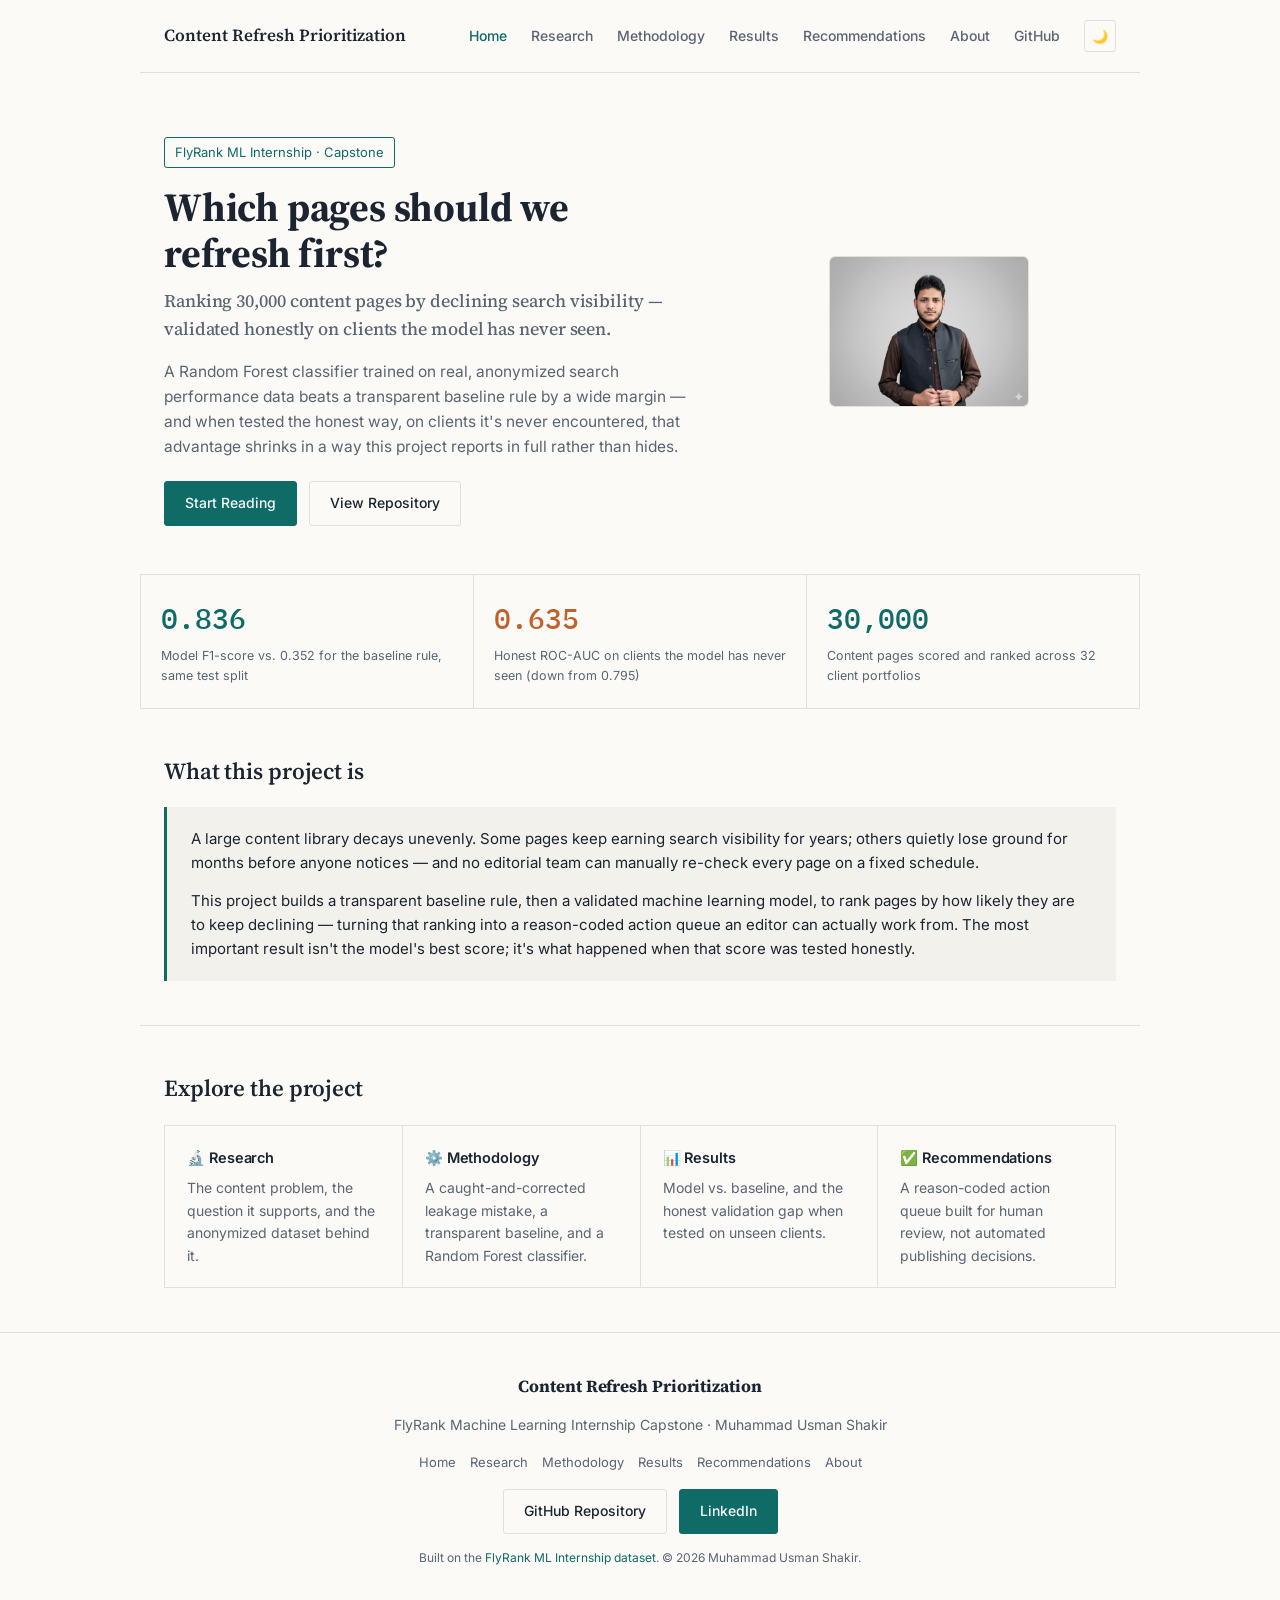
<file: docs/index.html>
<!DOCTYPE html>
<html lang="en">
<head>
<meta charset="UTF-8">
<meta name="viewport" content="width=device-width, initial-scale=1.0">
<meta name="description" content="Ranking content pages by declining search visibility using a validated, honestly-tested machine learning model.">
<title>Content Refresh Prioritization — FlyRank ML Internship Capstone</title>
<link rel="preconnect" href="https://fonts.googleapis.com">
<link rel="preconnect" href="https://fonts.gstatic.com" crossorigin>
<link href="https://fonts.googleapis.com/css2?family=Source+Serif+4:opsz,wght@8..60,400;8..60,600;8..60,700&family=Inter:wght@400;500;600&family=IBM+Plex+Mono:wght@400;500&display=swap" rel="stylesheet">
<link rel="stylesheet" href="style.css">
</head>
<body>
<nav class="navbar">
    <div class="logo">Content Refresh Prioritization</div>
    <div class="menu-toggle" id="menu-toggle">☰</div>
    <ul class="nav-links" id="nav-links">
        <li><a href="index.html" class="active">Home</a></li>
        <li><a href="research.html">Research</a></li>
        <li><a href="methodology.html">Methodology</a></li>
        <li><a href="results.html">Results</a></li>
        <li><a href="recommendations.html">Recommendations</a></li>
        <li><a href="about.html">About</a></li>
        <li><a href="https://github.com/muhammadusmanshakir/flyrank-ml-internship" target="_blank">GitHub</a></li>
        <li><button id="theme-toggle">🌙</button></li>
    </ul>
</nav>

<section class="hero">
    <div class="hero-content">
        <span class="badge">FlyRank ML Internship &middot; Capstone</span>
        <h1>Which pages should we refresh first?</h1>
        <h2>Ranking 30,000 content pages by declining search visibility &mdash; validated honestly on clients the model has never seen.</h2>
        <p class="description">
            A Random Forest classifier trained on real, anonymized search performance data
            beats a transparent baseline rule by a wide margin &mdash; and when tested the
            honest way, on clients it's never encountered, that advantage shrinks in a way
            this project reports in full rather than hides.
        </p>
        <div class="buttons">
            <a href="research.html" class="btn primary">Start Reading</a>
            <a href="https://github.com/muhammadusmanshakir/flyrank-ml-internship" target="_blank" class="btn secondary">View Repository</a>
        </div>
    </div>
    <div class="hero-image">
        <img src="images/profile.png" class="hero-img" alt="Muhammad Usman Shakir">
    </div>
</section>

<div class="stat-strip">
    <div class="stat"><div class="num">0.836</div><div class="label">Model F1-score vs. 0.352 for the baseline rule, same test split</div></div>
    <div class="stat warn"><div class="num">0.635</div><div class="label">Honest ROC-AUC on clients the model has never seen (down from 0.795)</div></div>
    <div class="stat"><div class="num">30,000</div><div class="label">Content pages scored and ranked across 32 client portfolios</div></div>
</div>

<section class="section">
    <h2 class="section-title">What this project is</h2>
    <div class="card">
        <p style="margin:0 0 14px;">
            A large content library decays unevenly. Some pages keep earning search
            visibility for years; others quietly lose ground for months before anyone
            notices &mdash; and no editorial team can manually re-check every page on a
            fixed schedule.
        </p>
        <p style="margin:0;">
            This project builds a transparent baseline rule, then a validated machine
            learning model, to rank pages by how likely they are to keep declining &mdash;
            turning that ranking into a reason-coded action queue an editor can actually
            work from. The most important result isn't the model's best score; it's what
            happened when that score was tested honestly.
        </p>
    </div>
</section>

<section class="section">
    <h2 class="section-title">Explore the project</h2>
    <div class="overview-grid">
        <div class="overview-card"><h3>🔬 Research</h3><p>The content problem, the question it supports, and the anonymized dataset behind it.</p></div>
        <div class="overview-card"><h3>⚙️ Methodology</h3><p>A caught-and-corrected leakage mistake, a transparent baseline, and a Random Forest classifier.</p></div>
        <div class="overview-card"><h3>📊 Results</h3><p>Model vs. baseline, and the honest validation gap when tested on unseen clients.</p></div>
        <div class="overview-card"><h3>✅ Recommendations</h3><p>A reason-coded action queue built for human review, not automated publishing decisions.</p></div>
    </div>
</section>

<footer class="footer">
    <div class="footer-content">
        <h2>Content Refresh Prioritization</h2>
        <p>FlyRank Machine Learning Internship Capstone &middot; Muhammad Usman Shakir</p>
        <div class="footer-links">
            <a href="index.html">Home</a>
            <a href="research.html">Research</a>
            <a href="methodology.html">Methodology</a>
            <a href="results.html">Results</a>
            <a href="recommendations.html">Recommendations</a>
            <a href="about.html">About</a>
        </div>
        <div class="footer-buttons">
            <a href="https://github.com/muhammadusmanshakir/flyrank-ml-internship" target="_blank" class="btn secondary">GitHub Repository</a>
            <a href="https://www.linkedin.com/in/muhammadusmanshakir" target="_blank" class="btn primary">LinkedIn</a>
        </div>
        <p class="copyright">Built on the <a href="https://flyrank.ai" target="_blank">FlyRank ML Internship dataset</a>. &copy; 2026 Muhammad Usman Shakir.</p>
    </div>
</footer>
<button id="topBtn">↑</button>
<script src="script.js"></script>
</body>
</html>
</file>
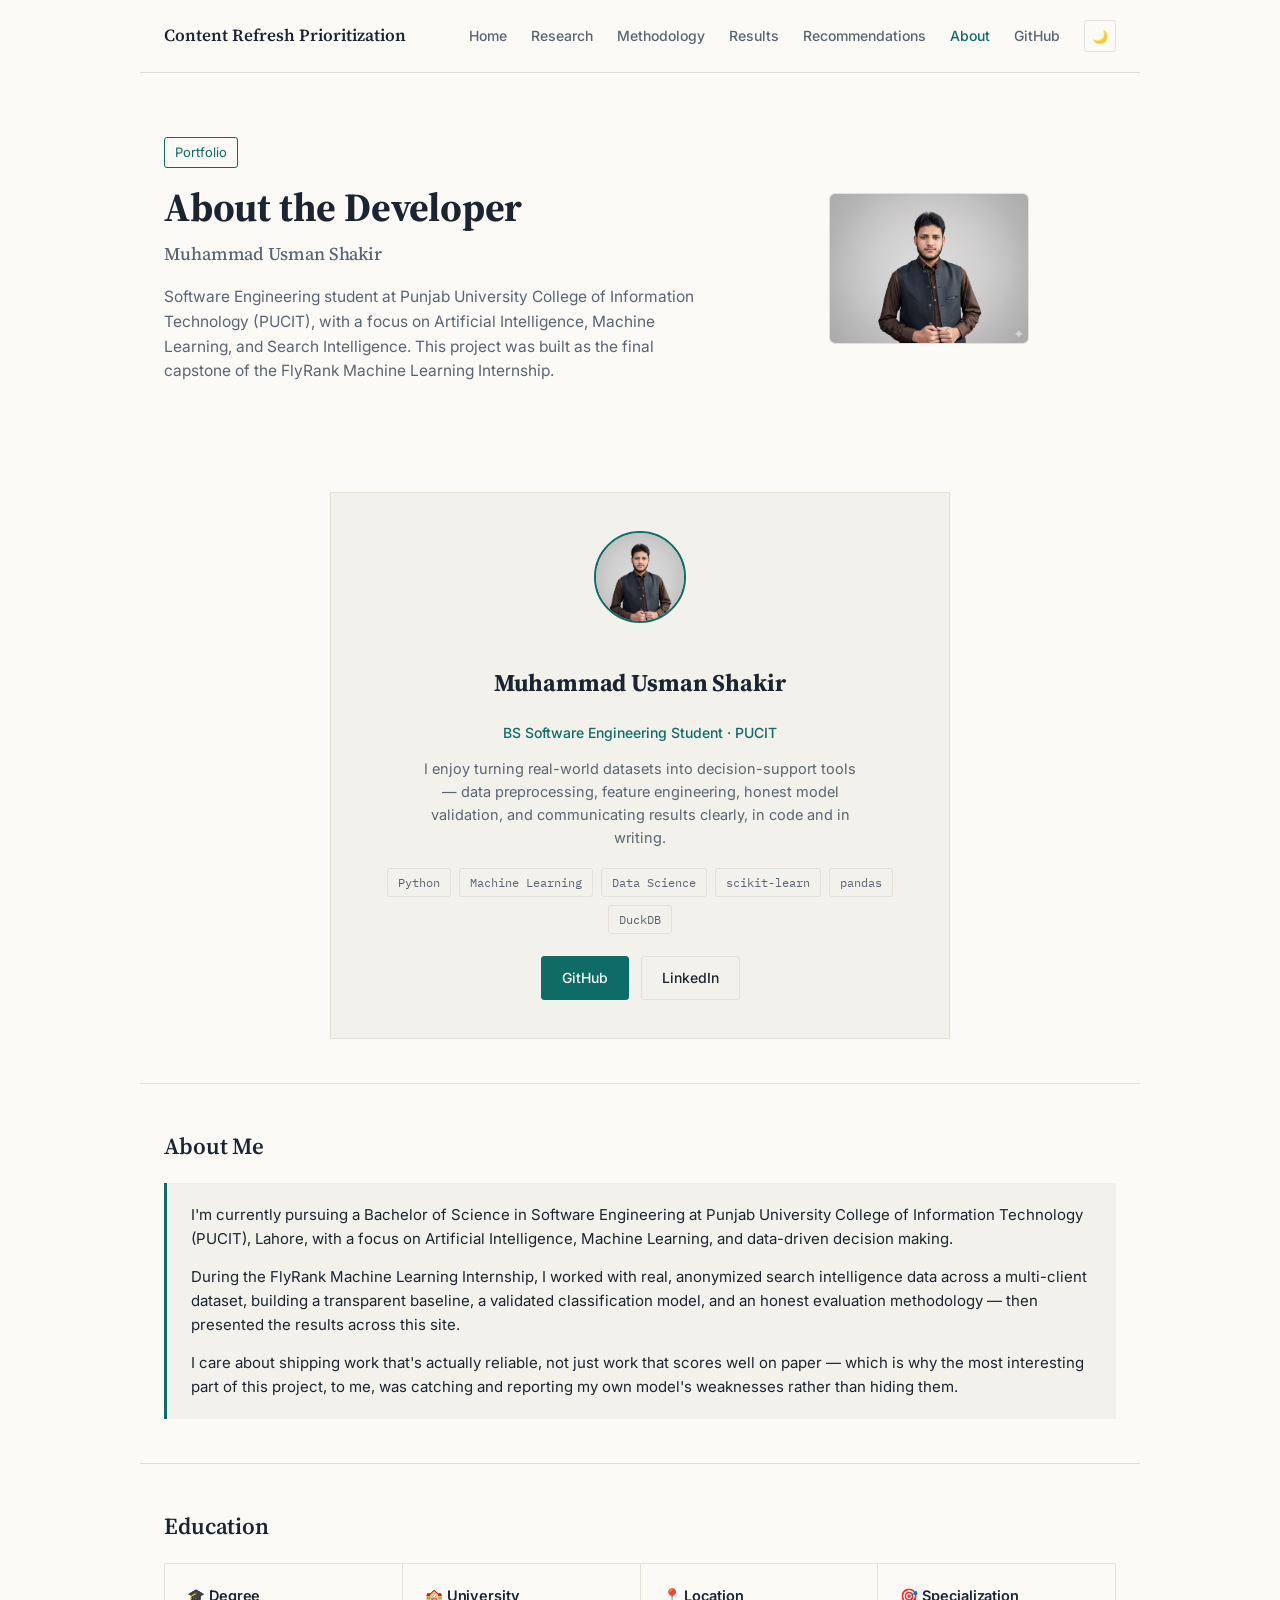
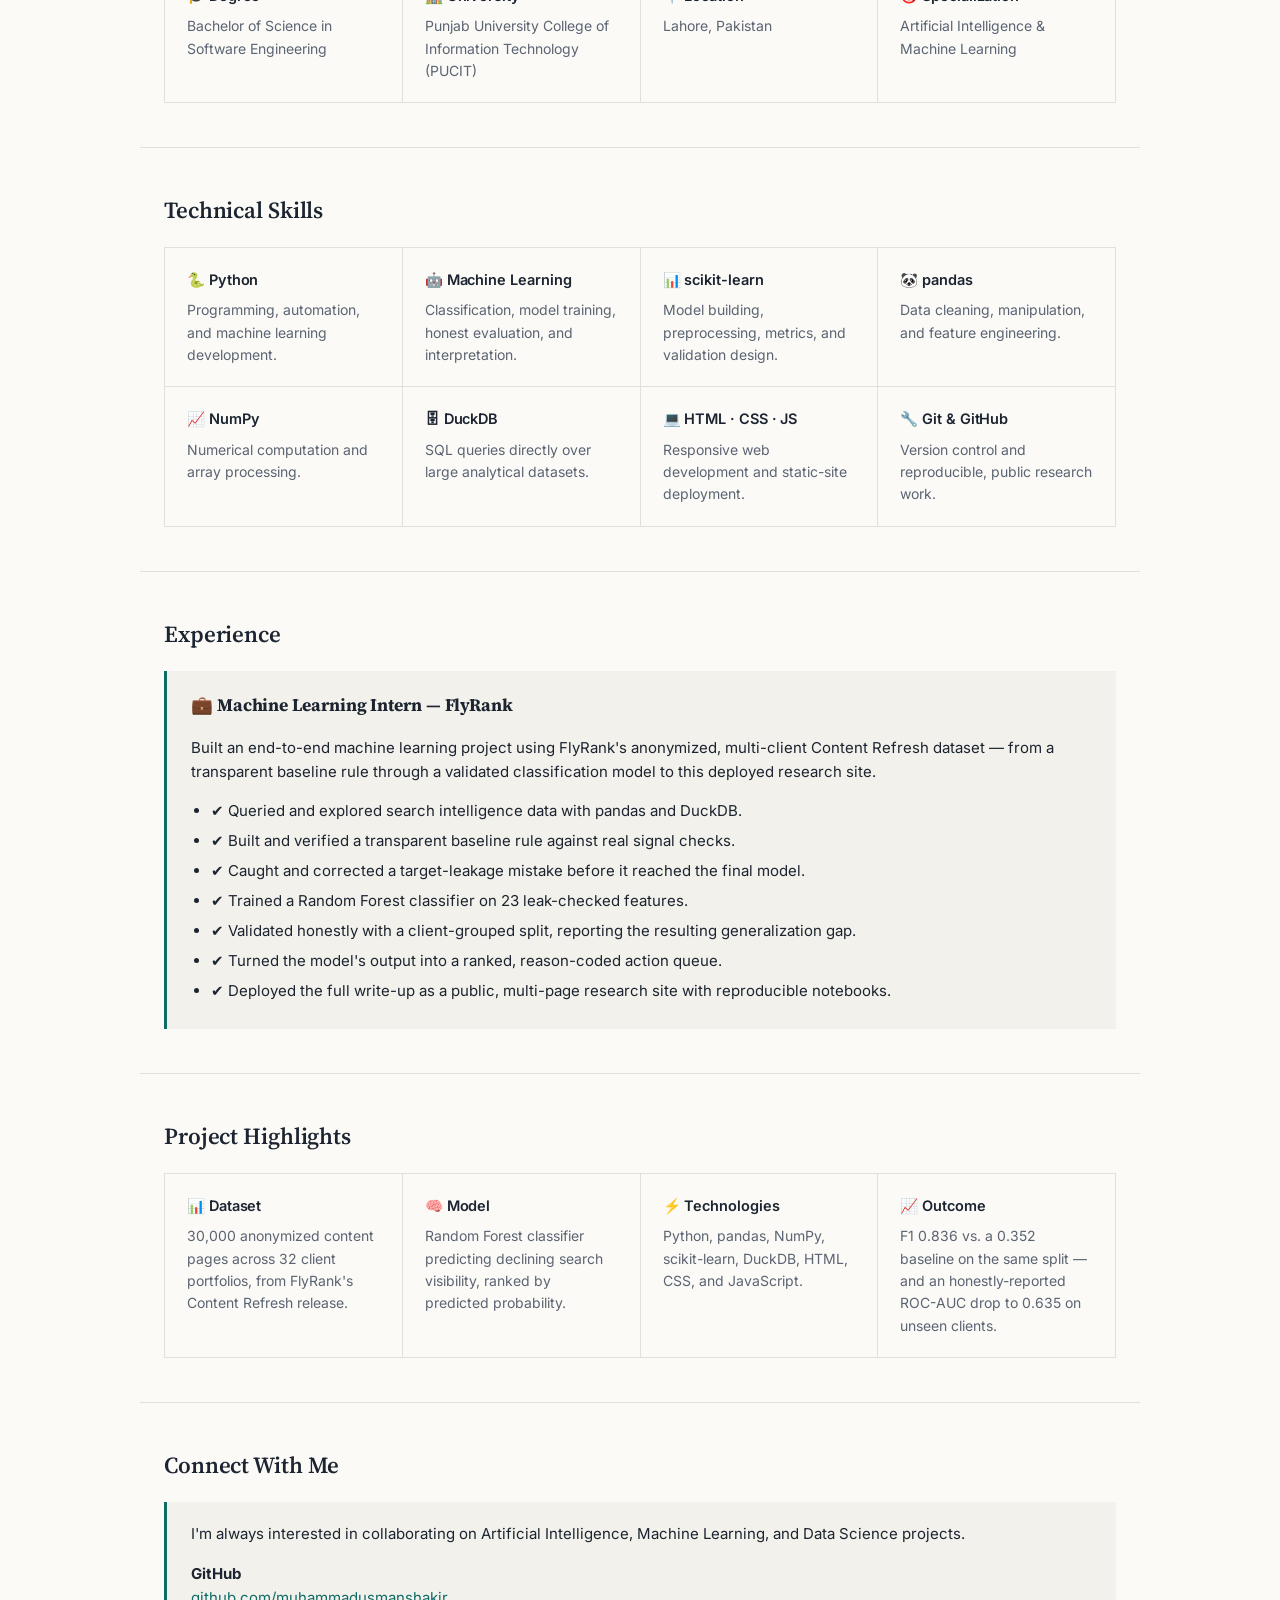
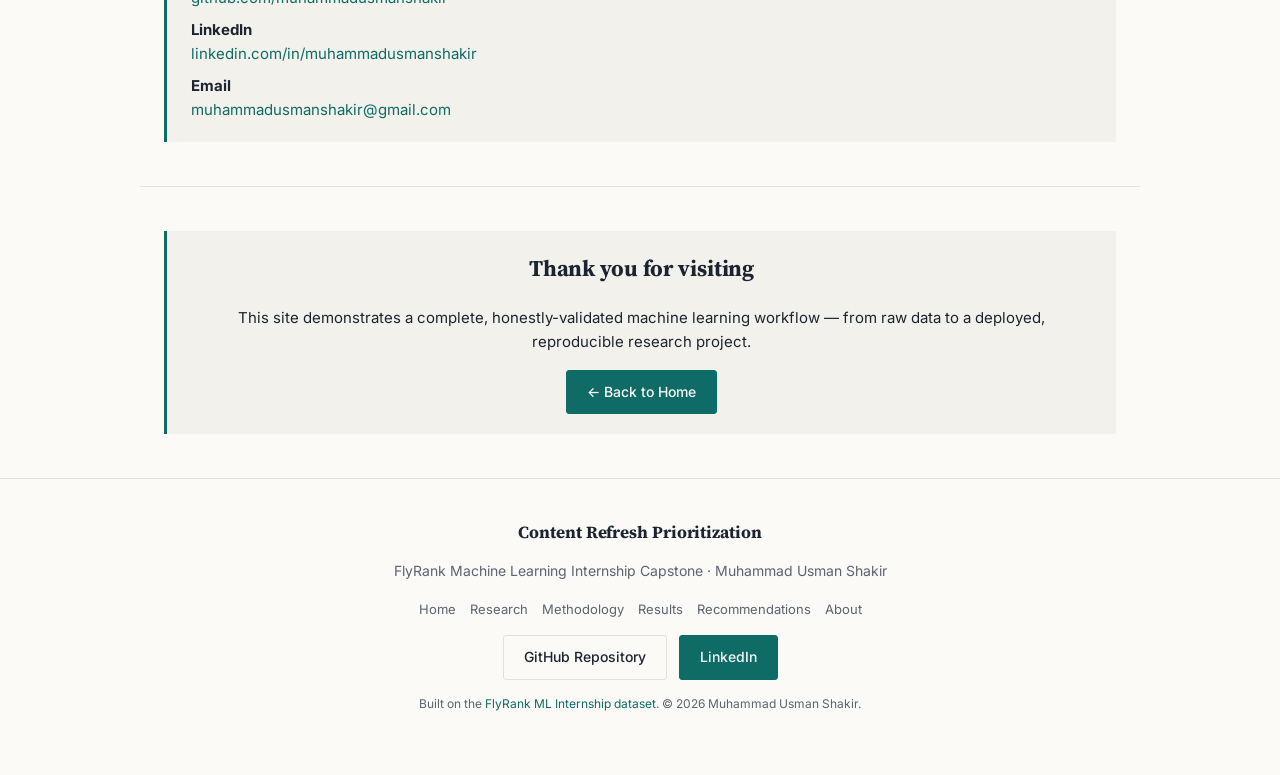
<file: docs/about.html>
<!DOCTYPE html>
<html lang="en">
<head>
<meta charset="UTF-8">
<meta name="viewport" content="width=device-width, initial-scale=1.0">
<meta name="description" content="About Muhammad Usman Shakir, developer of the FlyRank ML Internship Content Refresh Prioritization capstone.">
<title>About | Content Refresh Prioritization</title>
<link rel="preconnect" href="https://fonts.googleapis.com">
<link rel="preconnect" href="https://fonts.gstatic.com" crossorigin>
<link href="https://fonts.googleapis.com/css2?family=Source+Serif+4:opsz,wght@8..60,400;8..60,600;8..60,700&family=Inter:wght@400;500;600&family=IBM+Plex+Mono:wght@400;500&display=swap" rel="stylesheet">
<link rel="stylesheet" href="style.css">
</head>
<body>
<nav class="navbar">
    <div class="logo">Content Refresh Prioritization</div>
    <div class="menu-toggle" id="menu-toggle">☰</div>
    <ul class="nav-links" id="nav-links">
        <li><a href="index.html">Home</a></li>
        <li><a href="research.html">Research</a></li>
        <li><a href="methodology.html">Methodology</a></li>
        <li><a href="results.html">Results</a></li>
        <li><a href="recommendations.html">Recommendations</a></li>
        <li><a href="about.html" class="active">About</a></li>
        <li><a href="https://github.com/muhammadusmanshakir/flyrank-ml-internship" target="_blank">GitHub</a></li>
        <li><button id="theme-toggle">🌙</button></li>
    </ul>
</nav>

<section class="hero">
    <div class="hero-content">
        <span class="badge">Portfolio</span>
        <h1>About the Developer</h1>
        <h2>Muhammad Usman Shakir</h2>
        <p class="description">
            Software Engineering student at Punjab University College of Information
            Technology (PUCIT), with a focus on Artificial Intelligence, Machine Learning,
            and Search Intelligence. This project was built as the final capstone of the
            FlyRank Machine Learning Internship.
        </p>
    </div>
    <div class="hero-image">
        <img src="images/profile.png" class="hero-img" alt="Muhammad Usman Shakir">
    </div>
</section>

<section class="section">
    <div class="developer-card">
        <img src="images/profile.png" class="developer-photo" alt="Muhammad Usman Shakir">
        <h2>Muhammad Usman Shakir</h2>
        <p class="developer-role">BS Software Engineering Student &middot; PUCIT</p>
        <p class="developer-description">
            I enjoy turning real-world datasets into decision-support tools &mdash; data
            preprocessing, feature engineering, honest model validation, and communicating
            results clearly, in code and in writing.
        </p>
        <div class="developer-tags">
            <span>Python</span><span>Machine Learning</span><span>Data Science</span>
            <span>scikit-learn</span><span>pandas</span><span>DuckDB</span>
        </div>
        <div class="developer-buttons">
            <a href="https://github.com/muhammadusmanshakir" target="_blank" class="btn primary">GitHub</a>
            <a href="https://www.linkedin.com/in/muhammadusmanshakir" target="_blank" class="btn secondary">LinkedIn</a>
        </div>
    </div>
</section>

<section class="section">
    <h2 class="section-title">About Me</h2>
    <div class="card">
        <p style="margin:0 0 14px;">
            I'm currently pursuing a Bachelor of Science in Software Engineering at Punjab
            University College of Information Technology (PUCIT), Lahore, with a focus on
            Artificial Intelligence, Machine Learning, and data-driven decision making.
        </p>
        <p style="margin:0 0 14px;">
            During the FlyRank Machine Learning Internship, I worked with real, anonymized
            search intelligence data across a multi-client dataset, building a transparent
            baseline, a validated classification model, and an honest evaluation
            methodology &mdash; then presented the results across this site.
        </p>
        <p style="margin:0;">
            I care about shipping work that's actually reliable, not just work that scores
            well on paper &mdash; which is why the most interesting part of this project,
            to me, was catching and reporting my own model's weaknesses rather than hiding
            them.
        </p>
    </div>
</section>

<section class="section">
    <h2 class="section-title">Education</h2>
    <div class="overview-grid">
        <div class="overview-card"><h3>🎓 Degree</h3><p>Bachelor of Science in Software Engineering</p></div>
        <div class="overview-card"><h3>🏫 University</h3><p>Punjab University College of Information Technology (PUCIT)</p></div>
        <div class="overview-card"><h3>📍 Location</h3><p>Lahore, Pakistan</p></div>
        <div class="overview-card"><h3>🎯 Specialization</h3><p>Artificial Intelligence &amp; Machine Learning</p></div>
    </div>
</section>

<section class="section">
    <h2 class="section-title">Technical Skills</h2>
    <div class="overview-grid">
        <div class="overview-card"><h3>🐍 Python</h3><p>Programming, automation, and machine learning development.</p></div>
        <div class="overview-card"><h3>🤖 Machine Learning</h3><p>Classification, model training, honest evaluation, and interpretation.</p></div>
        <div class="overview-card"><h3>📊 scikit-learn</h3><p>Model building, preprocessing, metrics, and validation design.</p></div>
        <div class="overview-card"><h3>🐼 pandas</h3><p>Data cleaning, manipulation, and feature engineering.</p></div>
        <div class="overview-card"><h3>📈 NumPy</h3><p>Numerical computation and array processing.</p></div>
        <div class="overview-card"><h3>🗄 DuckDB</h3><p>SQL queries directly over large analytical datasets.</p></div>
        <div class="overview-card"><h3>💻 HTML &middot; CSS &middot; JS</h3><p>Responsive web development and static-site deployment.</p></div>
        <div class="overview-card"><h3>🔧 Git &amp; GitHub</h3><p>Version control and reproducible, public research work.</p></div>
    </div>
</section>

<section class="section">
    <h2 class="section-title">Experience</h2>
    <div class="card">
        <h3 style="margin-top:0;">💼 Machine Learning Intern &mdash; FlyRank</h3>
        <p>
            Built an end-to-end machine learning project using FlyRank's anonymized,
            multi-client Content Refresh dataset &mdash; from a transparent baseline rule
            through a validated classification model to this deployed research site.
        </p>
        <ul>
            <li>✔ Queried and explored search intelligence data with pandas and DuckDB.</li>
            <li>✔ Built and verified a transparent baseline rule against real signal checks.</li>
            <li>✔ Caught and corrected a target-leakage mistake before it reached the final model.</li>
            <li>✔ Trained a Random Forest classifier on 23 leak-checked features.</li>
            <li>✔ Validated honestly with a client-grouped split, reporting the resulting generalization gap.</li>
            <li>✔ Turned the model's output into a ranked, reason-coded action queue.</li>
            <li>✔ Deployed the full write-up as a public, multi-page research site with reproducible notebooks.</li>
        </ul>
    </div>
</section>

<section class="section">
    <h2 class="section-title">Project Highlights</h2>
    <div class="overview-grid">
        <div class="overview-card"><h3>📊 Dataset</h3><p>30,000 anonymized content pages across 32 client portfolios, from FlyRank's Content Refresh release.</p></div>
        <div class="overview-card"><h3>🧠 Model</h3><p>Random Forest classifier predicting declining search visibility, ranked by predicted probability.</p></div>
        <div class="overview-card"><h3>⚡ Technologies</h3><p>Python, pandas, NumPy, scikit-learn, DuckDB, HTML, CSS, and JavaScript.</p></div>
        <div class="overview-card"><h3>📈 Outcome</h3><p>F1 0.836 vs. a 0.352 baseline on the same split &mdash; and an honestly-reported ROC-AUC drop to 0.635 on unseen clients.</p></div>
    </div>
</section>

<section class="section">
    <h2 class="section-title">Connect With Me</h2>
    <div class="card">
        <p style="margin:0 0 16px;">I'm always interested in collaborating on Artificial Intelligence, Machine Learning, and Data Science projects.</p>
        <p style="margin:0 0 8px;"><strong>GitHub</strong><br><a href="https://github.com/muhammadusmanshakir" target="_blank">github.com/muhammadusmanshakir</a></p>
        <p style="margin:0 0 8px;"><strong>LinkedIn</strong><br><a href="https://www.linkedin.com/in/muhammadusmanshakir" target="_blank">linkedin.com/in/muhammadusmanshakir</a></p>
        <p style="margin:0;"><strong>Email</strong><br><a href="mailto:muhammadusmanshakir@gmail.com">muhammadusmanshakir@gmail.com</a></p>
    </div>
</section>

<section class="section">
    <div class="card" style="text-align:center;">
        <h2 style="margin-top:0;">Thank you for visiting</h2>
        <p style="margin:0 0 16px;">
            This site demonstrates a complete, honestly-validated machine learning
            workflow &mdash; from raw data to a deployed, reproducible research project.
        </p>
        <a href="index.html" class="btn primary">← Back to Home</a>
    </div>
</section>

<footer class="footer">
    <div class="footer-content">
        <h2>Content Refresh Prioritization</h2>
        <p>FlyRank Machine Learning Internship Capstone &middot; Muhammad Usman Shakir</p>
        <div class="footer-links">
            <a href="index.html">Home</a>
            <a href="research.html">Research</a>
            <a href="methodology.html">Methodology</a>
            <a href="results.html">Results</a>
            <a href="recommendations.html">Recommendations</a>
            <a href="about.html">About</a>
        </div>
        <div class="footer-buttons">
            <a href="https://github.com/muhammadusmanshakir/flyrank-ml-internship" target="_blank" class="btn secondary">GitHub Repository</a>
            <a href="https://www.linkedin.com/in/muhammadusmanshakir" target="_blank" class="btn primary">LinkedIn</a>
        </div>
        <p class="copyright">Built on the <a href="https://flyrank.ai" target="_blank">FlyRank ML Internship dataset</a>. &copy; 2026 Muhammad Usman Shakir.</p>
    </div>
</footer>
<button id="topBtn">↑</button>
<script src="script.js"></script>
</body>
</html>
</file>
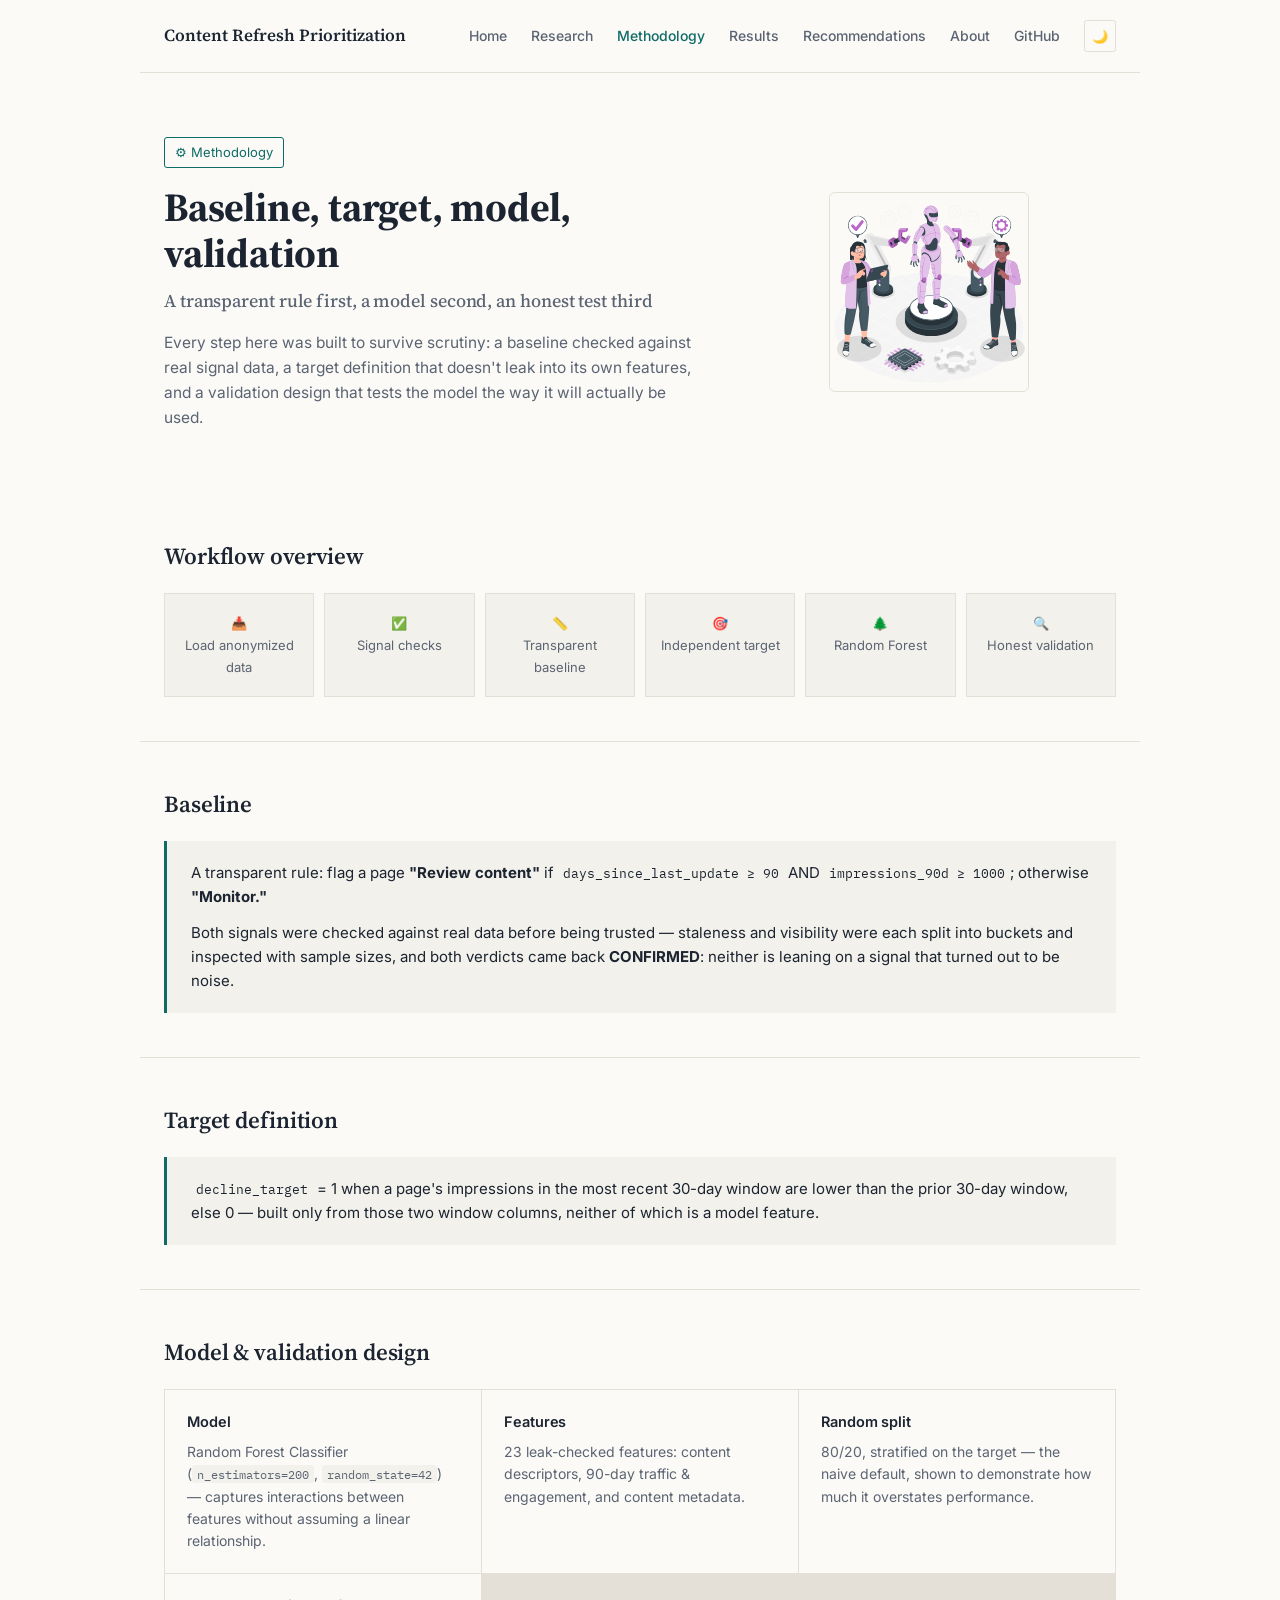
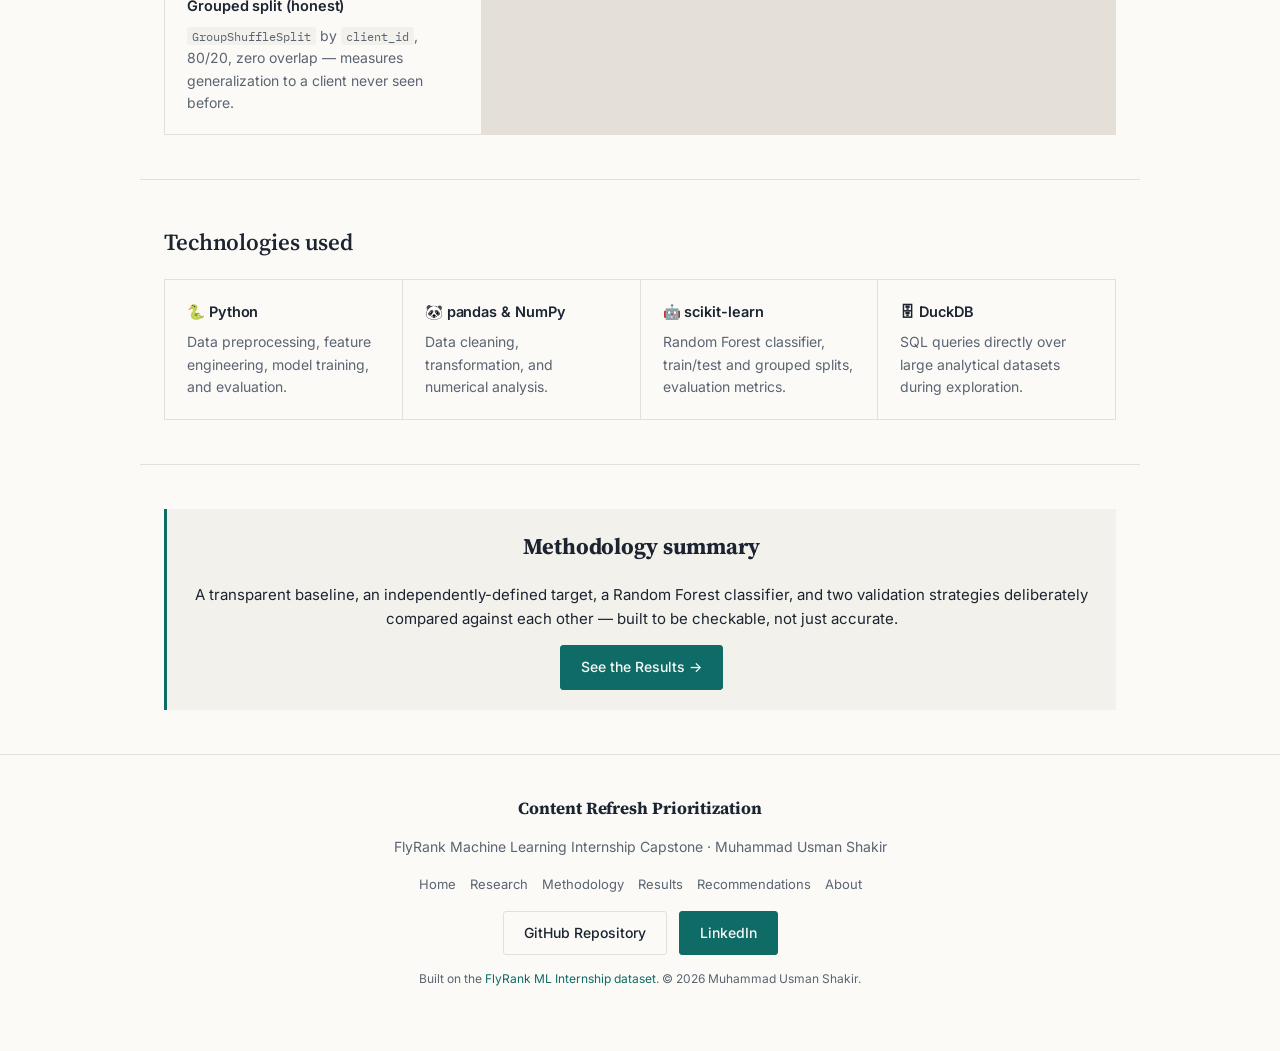
<file: docs/methodology.html>
<!DOCTYPE html>
<html lang="en">
<head>
<meta charset="UTF-8">
<meta name="viewport" content="width=device-width, initial-scale=1.0">
<meta name="description" content="Baseline, target definition, model, and honest validation design for the FlyRank ML Internship capstone.">
<title>Methodology | Content Refresh Prioritization</title>
<link rel="preconnect" href="https://fonts.googleapis.com">
<link rel="preconnect" href="https://fonts.gstatic.com" crossorigin>
<link href="https://fonts.googleapis.com/css2?family=Source+Serif+4:opsz,wght@8..60,400;8..60,600;8..60,700&family=Inter:wght@400;500;600&family=IBM+Plex+Mono:wght@400;500&display=swap" rel="stylesheet">
<link rel="stylesheet" href="style.css">
</head>
<body>
<nav class="navbar">
    <div class="logo">Content Refresh Prioritization</div>
    <div class="menu-toggle" id="menu-toggle">☰</div>
    <ul class="nav-links" id="nav-links">
        <li><a href="index.html">Home</a></li>
        <li><a href="research.html">Research</a></li>
        <li><a href="methodology.html" class="active">Methodology</a></li>
        <li><a href="results.html">Results</a></li>
        <li><a href="recommendations.html">Recommendations</a></li>
        <li><a href="about.html">About</a></li>
        <li><a href="https://github.com/muhammadusmanshakir/flyrank-ml-internship" target="_blank">GitHub</a></li>
        <li><button id="theme-toggle">🌙</button></li>
    </ul>
</nav>

<section class="hero">
    <div class="hero-content">
        <span class="badge">⚙️ Methodology</span>
        <h1>Baseline, target, model, validation</h1>
        <h2>A transparent rule first, a model second, an honest test third</h2>
        <p class="description">
            Every step here was built to survive scrutiny: a baseline checked against real
            signal data, a target definition that doesn't leak into its own features, and
            a validation design that tests the model the way it will actually be used.
        </p>
    </div>
    <div class="hero-image">
        <img src="images/ai-illustration.svg" class="hero-img" alt="Methodology illustration">
    </div>
</section>

<section class="section">
    <h2 class="section-title">Workflow overview</h2>
    <div class="workflow">
        <div>📥<br>Load anonymized data</div>
        <div>✅<br>Signal checks</div>
        <div>📏<br>Transparent baseline</div>
        <div>🎯<br>Independent target</div>
        <div>🌲<br>Random Forest</div>
        <div>🔍<br>Honest validation</div>
    </div>
</section>

<section class="section">
    <h2 class="section-title">Baseline</h2>
    <div class="card">
        <p style="margin:0 0 12px;">
            A transparent rule: flag a page <strong>"Review content"</strong> if
            <code>days_since_last_update &ge; 90</code> AND <code>impressions_90d &ge;
            1000</code>; otherwise <strong>"Monitor."</strong>
        </p>
        <p style="margin:0;">
            Both signals were checked against real data before being trusted &mdash;
            staleness and visibility were each split into buckets and inspected with
            sample sizes, and both verdicts came back <strong>CONFIRMED</strong>: neither
            is leaning on a signal that turned out to be noise.
        </p>
    </div>
</section>

<section class="section">
    <h2 class="section-title">Target definition</h2>
    <div class="card">
        <p style="margin:0;">
            <code>decline_target</code> = 1 when a page's impressions in the most recent
            30-day window are lower than the prior 30-day window, else 0 &mdash; built only
            from those two window columns, neither of which is a model feature.
        </p>
    </div>
</section>

<section class="section">
    <h2 class="section-title">Model &amp; validation design</h2>
    <div class="timeline">
        <div class="timeline-item"><h3>Model</h3><p>Random Forest Classifier (<code>n_estimators=200</code>, <code>random_state=42</code>) &mdash; captures interactions between features without assuming a linear relationship.</p></div>
        <div class="timeline-item"><h3>Features</h3><p>23 leak-checked features: content descriptors, 90-day traffic &amp; engagement, and content metadata.</p></div>
        <div class="timeline-item"><h3>Random split</h3><p>80/20, stratified on the target &mdash; the naive default, shown to demonstrate how much it overstates performance.</p></div>
        <div class="timeline-item"><h3>Grouped split (honest)</h3><p><code>GroupShuffleSplit</code> by <code>client_id</code>, 80/20, zero overlap &mdash; measures generalization to a client never seen before.</p></div>
    </div>
</section>

<section class="section">
    <h2 class="section-title">Technologies used</h2>
    <div class="overview-grid">
        <div class="overview-card"><h3>🐍 Python</h3><p>Data preprocessing, feature engineering, model training, and evaluation.</p></div>
        <div class="overview-card"><h3>🐼 pandas &amp; NumPy</h3><p>Data cleaning, transformation, and numerical analysis.</p></div>
        <div class="overview-card"><h3>🤖 scikit-learn</h3><p>Random Forest classifier, train/test and grouped splits, evaluation metrics.</p></div>
        <div class="overview-card"><h3>🗄 DuckDB</h3><p>SQL queries directly over large analytical datasets during exploration.</p></div>
    </div>
</section>

<section class="section">
    <div class="card" style="text-align:center;">
        <h2 style="margin-top:0;">Methodology summary</h2>
        <p style="margin:0 0 14px;">
            A transparent baseline, an independently-defined target, a Random Forest
            classifier, and two validation strategies deliberately compared against each
            other &mdash; built to be checkable, not just accurate.
        </p>
        <a href="results.html" class="btn primary">See the Results →</a>
    </div>
</section>

<footer class="footer">
    <div class="footer-content">
        <h2>Content Refresh Prioritization</h2>
        <p>FlyRank Machine Learning Internship Capstone &middot; Muhammad Usman Shakir</p>
        <div class="footer-links">
            <a href="index.html">Home</a>
            <a href="research.html">Research</a>
            <a href="methodology.html">Methodology</a>
            <a href="results.html">Results</a>
            <a href="recommendations.html">Recommendations</a>
            <a href="about.html">About</a>
        </div>
        <div class="footer-buttons">
            <a href="https://github.com/muhammadusmanshakir/flyrank-ml-internship" target="_blank" class="btn secondary">GitHub Repository</a>
            <a href="https://www.linkedin.com/in/muhammadusmanshakir" target="_blank" class="btn primary">LinkedIn</a>
        </div>
        <p class="copyright">Built on the <a href="https://flyrank.ai" target="_blank">FlyRank ML Internship dataset</a>. &copy; 2026 Muhammad Usman Shakir.</p>
    </div>
</footer>
<button id="topBtn">↑</button>
<script src="script.js"></script>
</body>
</html>
</file>
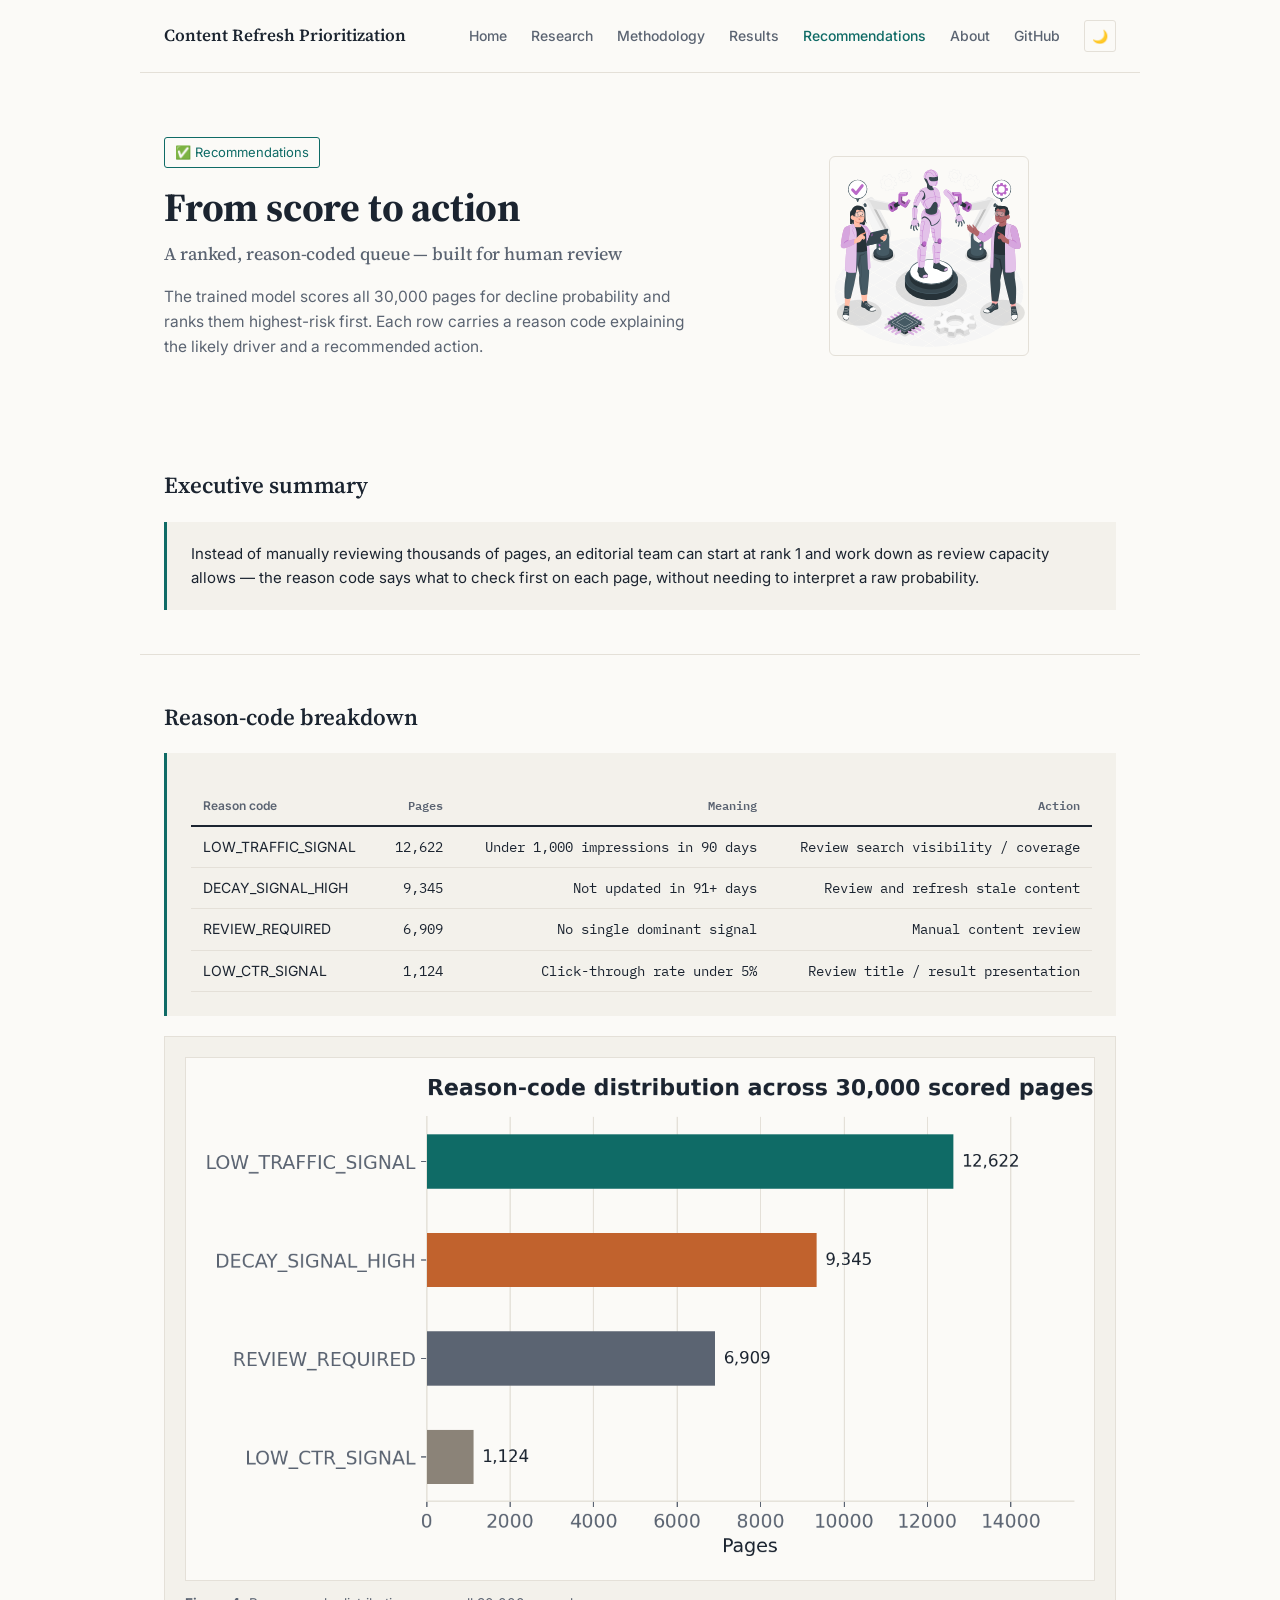
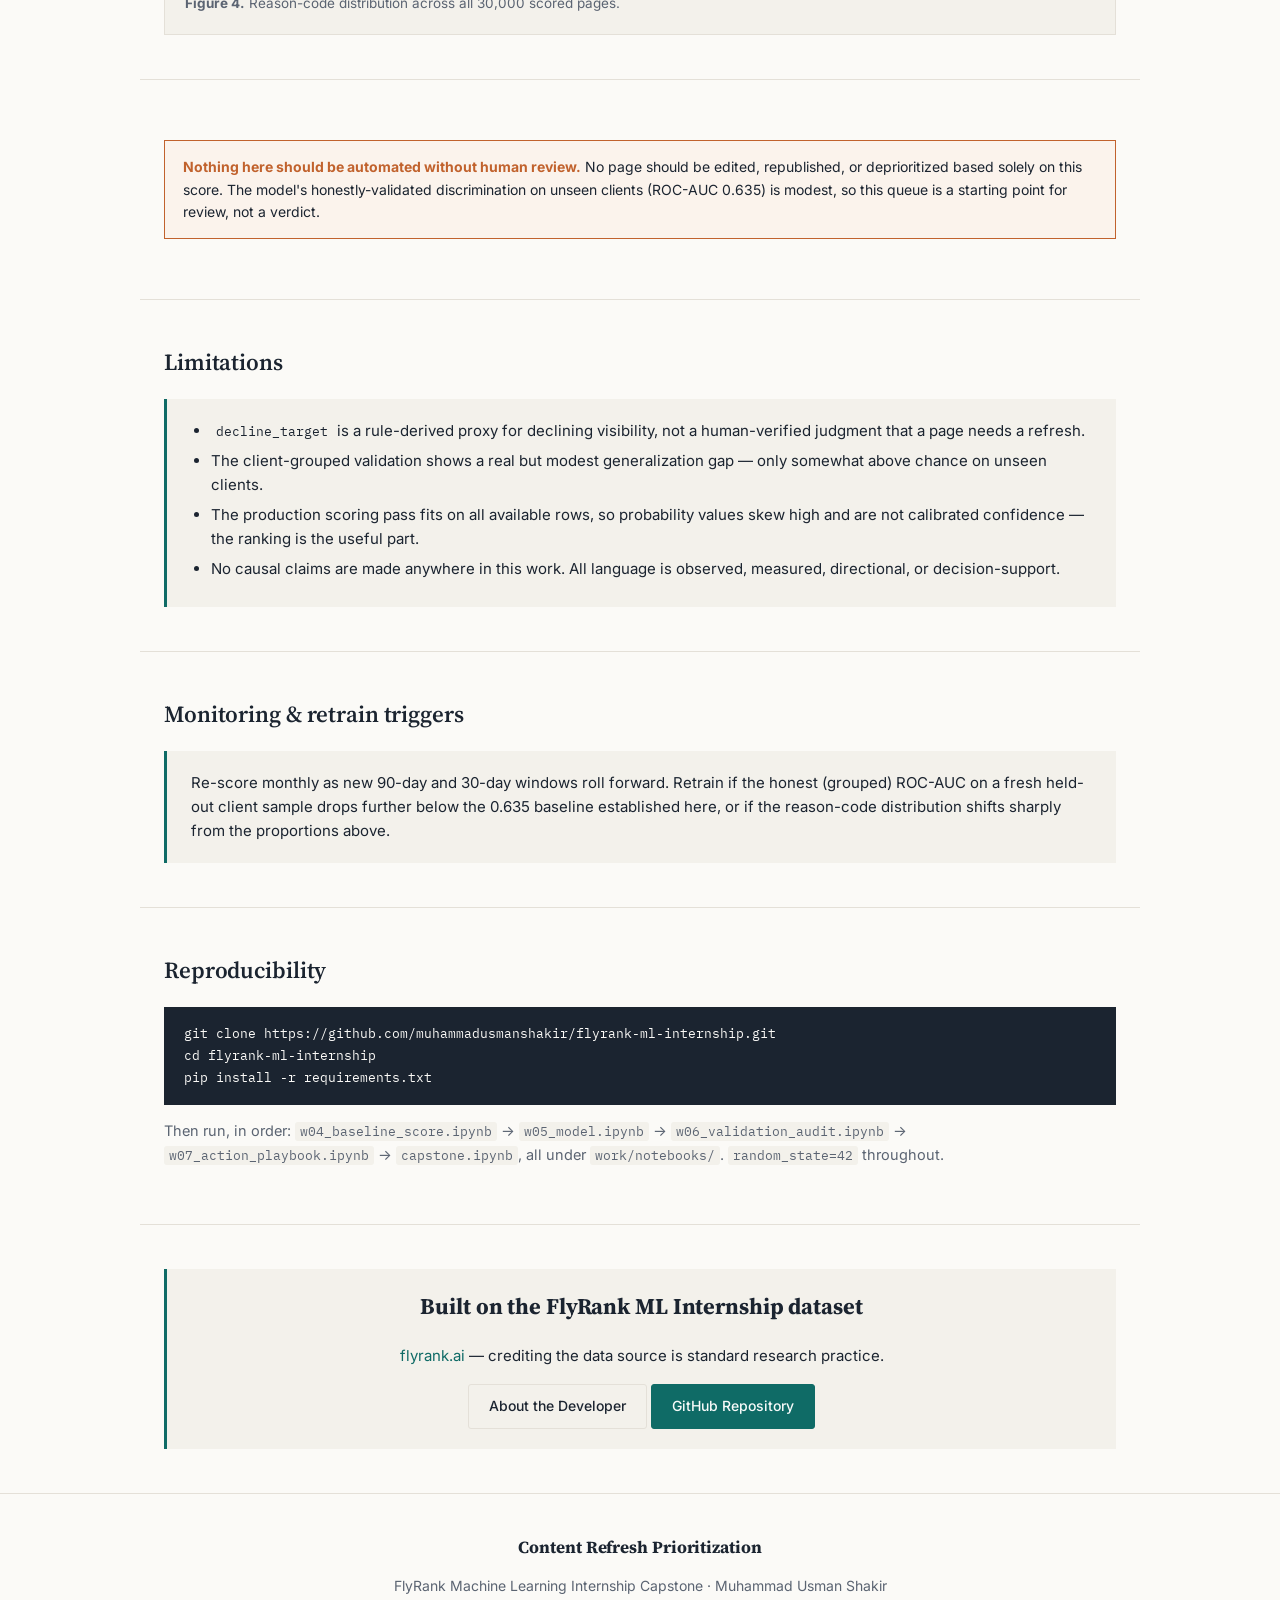
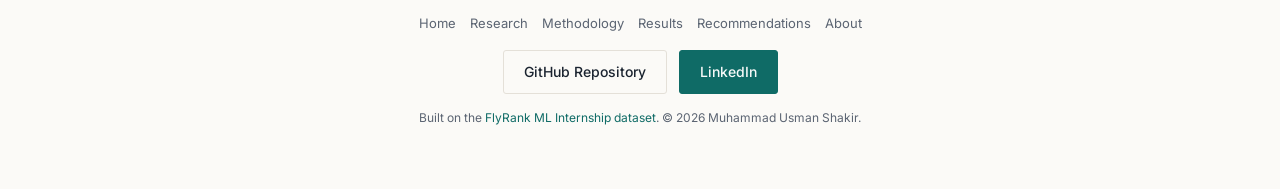
<file: docs/recommendations.html>
<!DOCTYPE html>
<html lang="en">
<head>
<meta charset="UTF-8">
<meta name="viewport" content="width=device-width, initial-scale=1.0">
<meta name="description" content="The ranked, reason-coded action queue, limitations, monitoring plan, and reproducibility.">
<title>Recommendations | Content Refresh Prioritization</title>
<link rel="preconnect" href="https://fonts.googleapis.com">
<link rel="preconnect" href="https://fonts.gstatic.com" crossorigin>
<link href="https://fonts.googleapis.com/css2?family=Source+Serif+4:opsz,wght@8..60,400;8..60,600;8..60,700&family=Inter:wght@400;500;600&family=IBM+Plex+Mono:wght@400;500&display=swap" rel="stylesheet">
<link rel="stylesheet" href="style.css">
</head>
<body>
<nav class="navbar">
    <div class="logo">Content Refresh Prioritization</div>
    <div class="menu-toggle" id="menu-toggle">☰</div>
    <ul class="nav-links" id="nav-links">
        <li><a href="index.html">Home</a></li>
        <li><a href="research.html">Research</a></li>
        <li><a href="methodology.html">Methodology</a></li>
        <li><a href="results.html">Results</a></li>
        <li><a href="recommendations.html" class="active">Recommendations</a></li>
        <li><a href="about.html">About</a></li>
        <li><a href="https://github.com/muhammadusmanshakir/flyrank-ml-internship" target="_blank">GitHub</a></li>
        <li><button id="theme-toggle">🌙</button></li>
    </ul>
</nav>

<section class="hero">
    <div class="hero-content">
        <span class="badge">✅ Recommendations</span>
        <h1>From score to action</h1>
        <h2>A ranked, reason-coded queue &mdash; built for human review</h2>
        <p class="description">
            The trained model scores all 30,000 pages for decline probability and ranks
            them highest-risk first. Each row carries a reason code explaining the likely
            driver and a recommended action.
        </p>
    </div>
    <div class="hero-image">
        <img src="images/ai-illustration.svg" class="hero-img" alt="Recommendations illustration">
    </div>
</section>

<section class="section">
    <h2 class="section-title">Executive summary</h2>
    <div class="card">
        <p style="margin:0;">
            Instead of manually reviewing thousands of pages, an editorial team can start
            at rank 1 and work down as review capacity allows &mdash; the reason code says
            what to check first on each page, without needing to interpret a raw
            probability.
        </p>
    </div>
</section>

<section class="section">
    <h2 class="section-title">Reason-code breakdown</h2>
    <div class="card" style="margin-bottom:20px;">
        <table class="results-table">
            <thead><tr><th>Reason code</th><th>Pages</th><th>Meaning</th><th>Action</th></tr></thead>
            <tbody>
                <tr><td>LOW_TRAFFIC_SIGNAL</td><td>12,622</td><td>Under 1,000 impressions in 90 days</td><td>Review search visibility / coverage</td></tr>
                <tr><td>DECAY_SIGNAL_HIGH</td><td>9,345</td><td>Not updated in 91+ days</td><td>Review and refresh stale content</td></tr>
                <tr><td>REVIEW_REQUIRED</td><td>6,909</td><td>No single dominant signal</td><td>Manual content review</td></tr>
                <tr><td>LOW_CTR_SIGNAL</td><td>1,124</td><td>Click-through rate under 5%</td><td>Review title / result presentation</td></tr>
            </tbody>
        </table>
    </div>
    <div class="chart-card">
        <img src="charts/reason_code_distribution.png" class="chart" alt="Reason code distribution chart">
        <p class="caption"><strong>Figure 4.</strong> Reason-code distribution across all 30,000 scored pages.</p>
    </div>
</section>

<section class="section">
    <div class="callout">
        <strong>Nothing here should be automated without human review.</strong> No page
        should be edited, republished, or deprioritized based solely on this score. The
        model's honestly-validated discrimination on unseen clients (ROC-AUC 0.635) is
        modest, so this queue is a starting point for review, not a verdict.
    </div>
</section>

<section class="section">
    <h2 class="section-title">Limitations</h2>
    <div class="card">
        <ul>
            <li><code>decline_target</code> is a rule-derived proxy for declining visibility, not a human-verified judgment that a page needs a refresh.</li>
            <li>The client-grouped validation shows a real but modest generalization gap &mdash; only somewhat above chance on unseen clients.</li>
            <li>The production scoring pass fits on all available rows, so probability values skew high and are not calibrated confidence &mdash; the ranking is the useful part.</li>
            <li>No causal claims are made anywhere in this work. All language is observed, measured, directional, or decision-support.</li>
        </ul>
    </div>
</section>

<section class="section">
    <h2 class="section-title">Monitoring &amp; retrain triggers</h2>
    <div class="card">
        <p style="margin:0;">
            Re-score monthly as new 90-day and 30-day windows roll forward. Retrain if the
            honest (grouped) ROC-AUC on a fresh held-out client sample drops further below
            the 0.635 baseline established here, or if the reason-code distribution shifts
            sharply from the proportions above.
        </p>
    </div>
</section>

<section class="section">
    <h2 class="section-title">Reproducibility</h2>
    <div class="repro-block"><div>git clone https://github.com/muhammadusmanshakir/flyrank-ml-internship.git
cd flyrank-ml-internship
pip install -r requirements.txt</div></div>
    <p style="margin-top:14px; font-size:14.5px; color:var(--ink-soft);">
        Then run, in order: <code>w04_baseline_score.ipynb</code> &rarr;
        <code>w05_model.ipynb</code> &rarr; <code>w06_validation_audit.ipynb</code> &rarr;
        <code>w07_action_playbook.ipynb</code> &rarr; <code>capstone.ipynb</code>, all under
        <code>work/notebooks/</code>. <code>random_state=42</code> throughout.
    </p>
</section>

<section class="section">
    <div class="card" style="text-align:center;">
        <h2 style="margin-top:0;">Built on the FlyRank ML Internship dataset</h2>
        <p style="margin:0 0 16px;">
            <a href="https://flyrank.ai" target="_blank">flyrank.ai</a> &mdash; crediting the data source is standard research practice.
        </p>
        <a href="about.html" class="btn secondary">About the Developer</a>
        <a href="https://github.com/muhammadusmanshakir/flyrank-ml-internship" target="_blank" class="btn primary">GitHub Repository</a>
    </div>
</section>

<footer class="footer">
    <div class="footer-content">
        <h2>Content Refresh Prioritization</h2>
        <p>FlyRank Machine Learning Internship Capstone &middot; Muhammad Usman Shakir</p>
        <div class="footer-links">
            <a href="index.html">Home</a>
            <a href="research.html">Research</a>
            <a href="methodology.html">Methodology</a>
            <a href="results.html">Results</a>
            <a href="recommendations.html">Recommendations</a>
            <a href="about.html">About</a>
        </div>
        <div class="footer-buttons">
            <a href="https://github.com/muhammadusmanshakir/flyrank-ml-internship" target="_blank" class="btn secondary">GitHub Repository</a>
            <a href="https://www.linkedin.com/in/muhammadusmanshakir" target="_blank" class="btn primary">LinkedIn</a>
        </div>
        <p class="copyright">Built on the <a href="https://flyrank.ai" target="_blank">FlyRank ML Internship dataset</a>. &copy; 2026 Muhammad Usman Shakir.</p>
    </div>
</footer>
<button id="topBtn">↑</button>
<script src="script.js"></script>
</body>
</html>
</file>
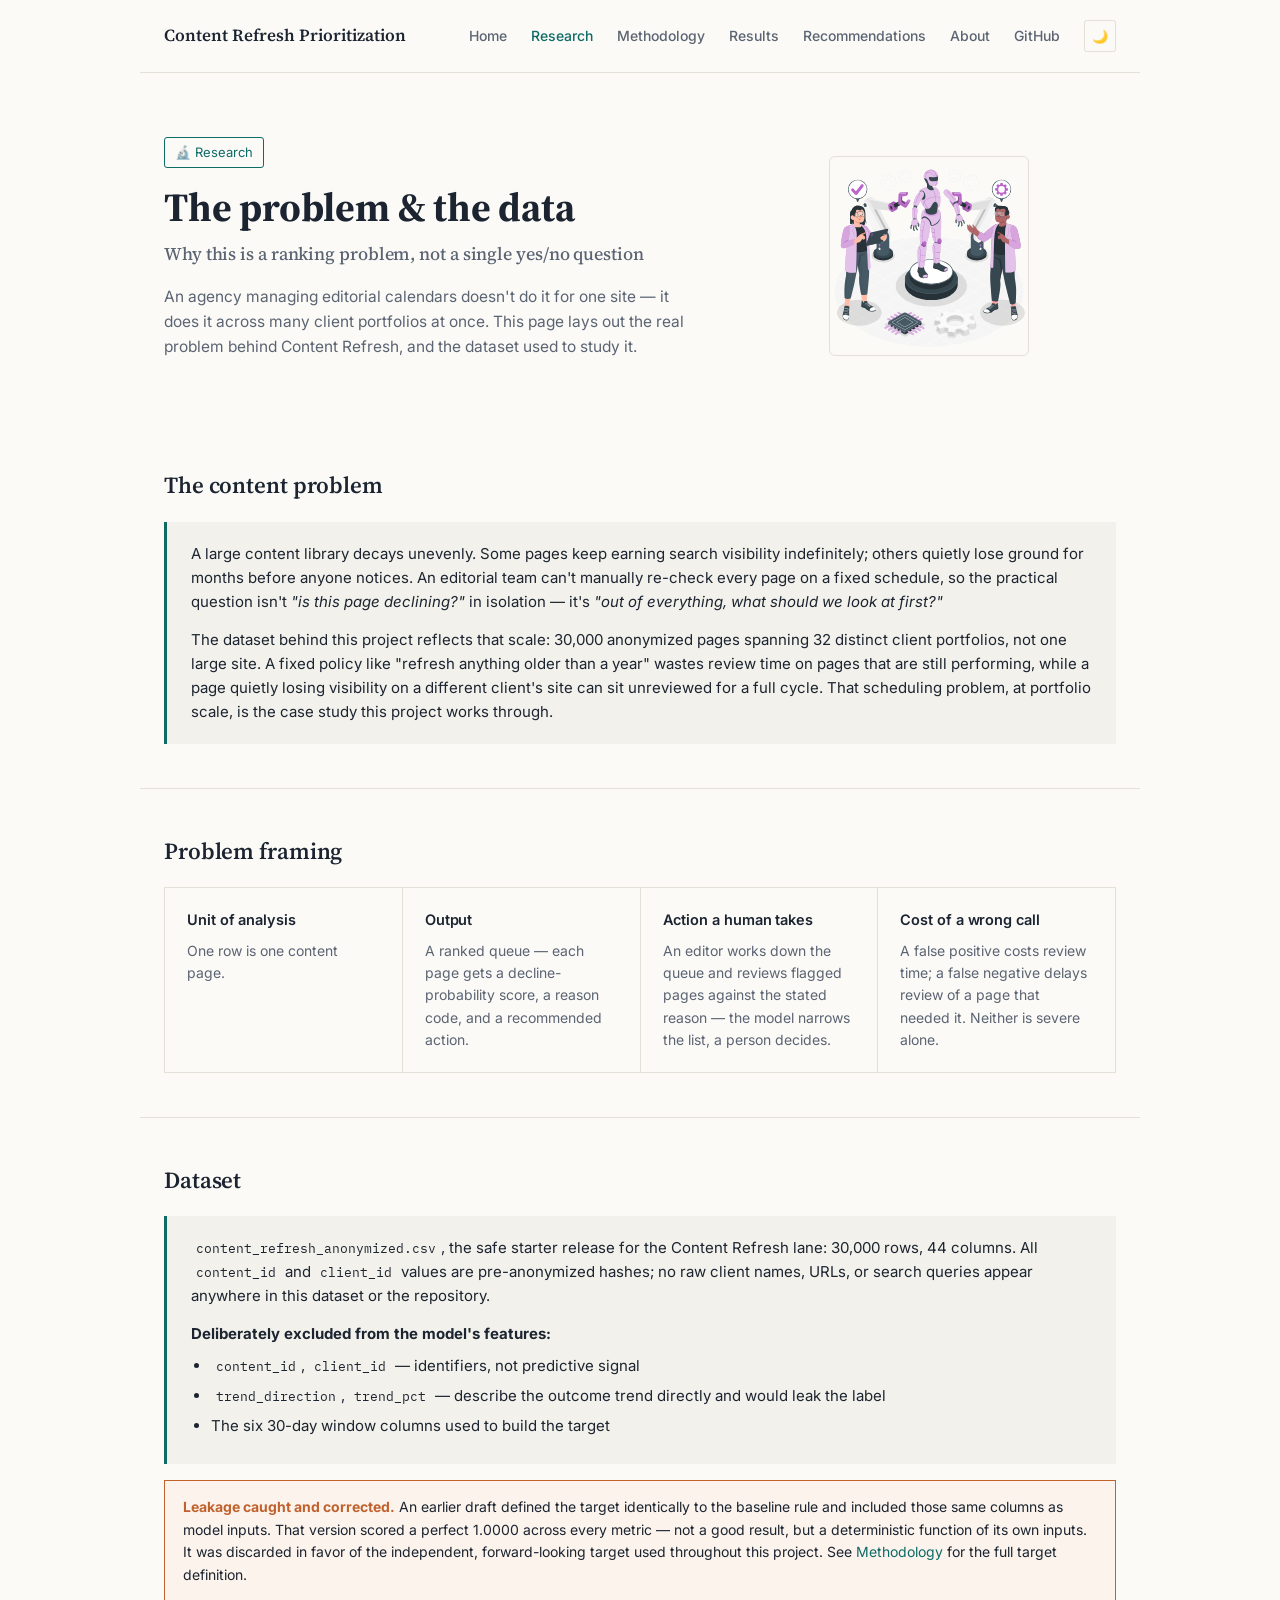
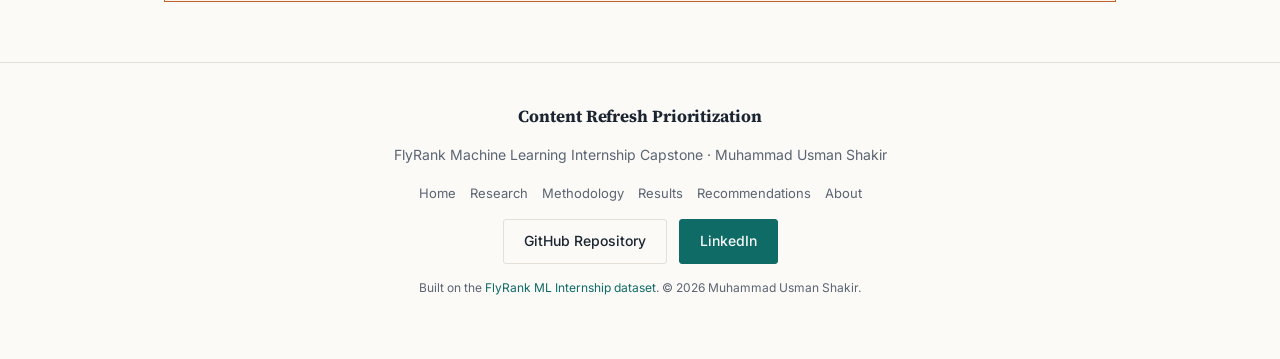
<file: docs/research.html>
<!DOCTYPE html>
<html lang="en">
<head>
<meta charset="UTF-8">
<meta name="viewport" content="width=device-width, initial-scale=1.0">
<meta name="description" content="The content problem and dataset behind the FlyRank ML Internship capstone.">
<title>Research | Content Refresh Prioritization</title>
<link rel="preconnect" href="https://fonts.googleapis.com">
<link rel="preconnect" href="https://fonts.gstatic.com" crossorigin>
<link href="https://fonts.googleapis.com/css2?family=Source+Serif+4:opsz,wght@8..60,400;8..60,600;8..60,700&family=Inter:wght@400;500;600&family=IBM+Plex+Mono:wght@400;500&display=swap" rel="stylesheet">
<link rel="stylesheet" href="style.css">
</head>
<body>
<nav class="navbar">
    <div class="logo">Content Refresh Prioritization</div>
    <div class="menu-toggle" id="menu-toggle">☰</div>
    <ul class="nav-links" id="nav-links">
        <li><a href="index.html">Home</a></li>
        <li><a href="research.html" class="active">Research</a></li>
        <li><a href="methodology.html">Methodology</a></li>
        <li><a href="results.html">Results</a></li>
        <li><a href="recommendations.html">Recommendations</a></li>
        <li><a href="about.html">About</a></li>
        <li><a href="https://github.com/muhammadusmanshakir/flyrank-ml-internship" target="_blank">GitHub</a></li>
        <li><button id="theme-toggle">🌙</button></li>
    </ul>
</nav>

<section class="hero">
    <div class="hero-content">
        <span class="badge">🔬 Research</span>
        <h1>The problem &amp; the data</h1>
        <h2>Why this is a ranking problem, not a single yes/no question</h2>
        <p class="description">
            An agency managing editorial calendars doesn't do it for one site &mdash; it
            does it across many client portfolios at once. This page lays out the real
            problem behind Content Refresh, and the dataset used to study it.
        </p>
    </div>
    <div class="hero-image">
        <img src="images/ai-illustration.svg" class="hero-img" alt="Research illustration">
    </div>
</section>

<section class="section">
    <h2 class="section-title">The content problem</h2>
    <div class="card">
        <p style="margin:0 0 14px;">
            A large content library decays unevenly. Some pages keep earning search
            visibility indefinitely; others quietly lose ground for months before anyone
            notices. An editorial team can't manually re-check every page on a fixed
            schedule, so the practical question isn't <em>"is this page declining?"</em>
            in isolation &mdash; it's <em>"out of everything, what should we look at
            first?"</em>
        </p>
        <p style="margin:0;">
            The dataset behind this project reflects that scale: 30,000 anonymized pages
            spanning 32 distinct client portfolios, not one large site. A fixed policy
            like "refresh anything older than a year" wastes review time on pages that
            are still performing, while a page quietly losing visibility on a different
            client's site can sit unreviewed for a full cycle. That scheduling problem,
            at portfolio scale, is the case study this project works through.
        </p>
    </div>
</section>

<section class="section">
    <h2 class="section-title">Problem framing</h2>
    <div class="overview-grid">
        <div class="overview-card"><h3>Unit of analysis</h3><p>One row is one content page.</p></div>
        <div class="overview-card"><h3>Output</h3><p>A ranked queue &mdash; each page gets a decline-probability score, a reason code, and a recommended action.</p></div>
        <div class="overview-card"><h3>Action a human takes</h3><p>An editor works down the queue and reviews flagged pages against the stated reason &mdash; the model narrows the list, a person decides.</p></div>
        <div class="overview-card"><h3>Cost of a wrong call</h3><p>A false positive costs review time; a false negative delays review of a page that needed it. Neither is severe alone.</p></div>
    </div>
</section>

<section class="section">
    <h2 class="section-title">Dataset</h2>
    <div class="card">
        <p style="margin:0 0 14px;">
            <code>content_refresh_anonymized.csv</code>, the safe starter release for the
            Content Refresh lane: 30,000 rows, 44 columns. All <code>content_id</code> and
            <code>client_id</code> values are pre-anonymized hashes; no raw client names,
            URLs, or search queries appear anywhere in this dataset or the repository.
        </p>
        <p style="margin:0 0 8px;"><strong>Deliberately excluded from the model's features:</strong></p>
        <ul>
            <li><code>content_id</code>, <code>client_id</code> &mdash; identifiers, not predictive signal</li>
            <li><code>trend_direction</code>, <code>trend_pct</code> &mdash; describe the outcome trend directly and would leak the label</li>
            <li>The six 30-day window columns used to build the target</li>
        </ul>
    </div>
    <div class="callout">
        <strong>Leakage caught and corrected.</strong> An earlier draft defined the target
        identically to the baseline rule and included those same columns as model inputs.
        That version scored a perfect 1.0000 across every metric &mdash; not a good
        result, but a deterministic function of its own inputs. It was discarded in favor
        of the independent, forward-looking target used throughout this project. See
        <a href="methodology.html">Methodology</a> for the full target definition.
    </div>
</section>

<footer class="footer">
    <div class="footer-content">
        <h2>Content Refresh Prioritization</h2>
        <p>FlyRank Machine Learning Internship Capstone &middot; Muhammad Usman Shakir</p>
        <div class="footer-links">
            <a href="index.html">Home</a>
            <a href="research.html">Research</a>
            <a href="methodology.html">Methodology</a>
            <a href="results.html">Results</a>
            <a href="recommendations.html">Recommendations</a>
            <a href="about.html">About</a>
        </div>
        <div class="footer-buttons">
            <a href="https://github.com/muhammadusmanshakir/flyrank-ml-internship" target="_blank" class="btn secondary">GitHub Repository</a>
            <a href="https://www.linkedin.com/in/muhammadusmanshakir" target="_blank" class="btn primary">LinkedIn</a>
        </div>
        <p class="copyright">Built on the <a href="https://flyrank.ai" target="_blank">FlyRank ML Internship dataset</a>. &copy; 2026 Muhammad Usman Shakir.</p>
    </div>
</footer>
<button id="topBtn">↑</button>
<script src="script.js"></script>
</body>
</html>
</file>
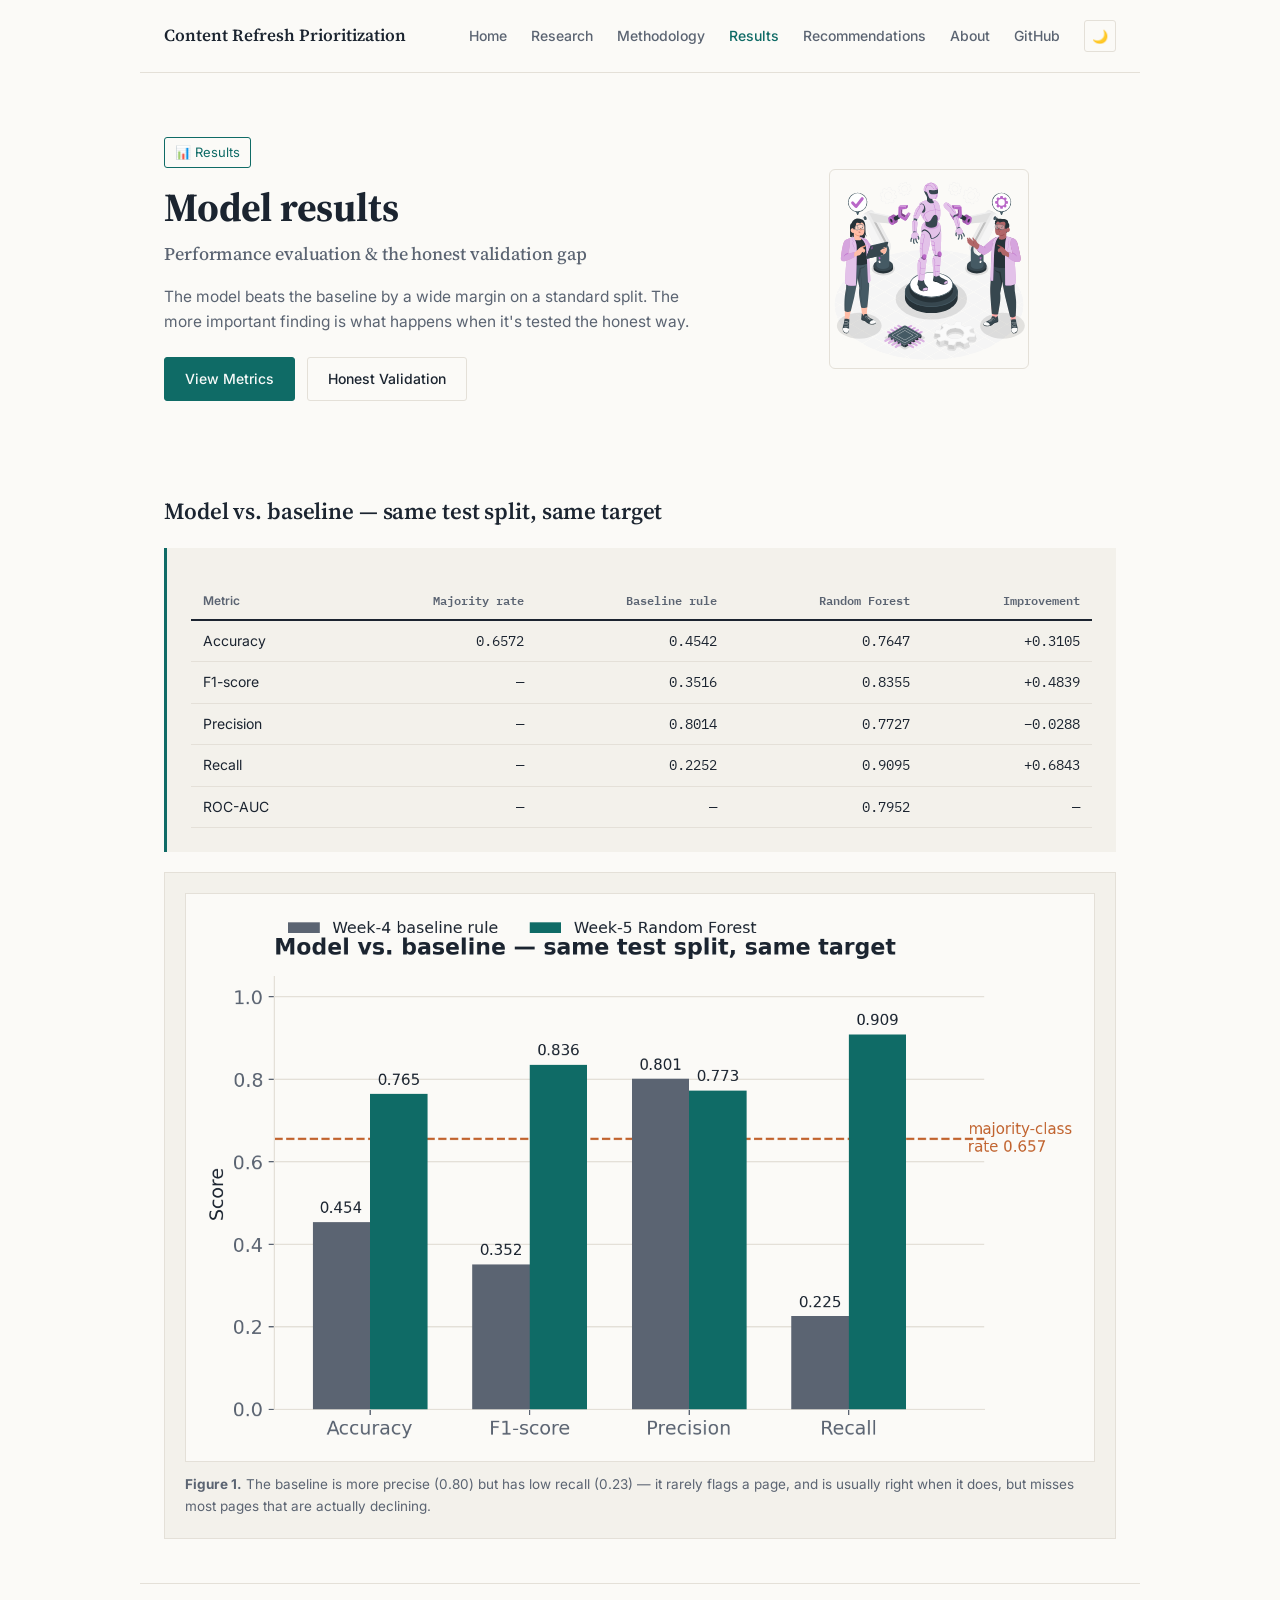
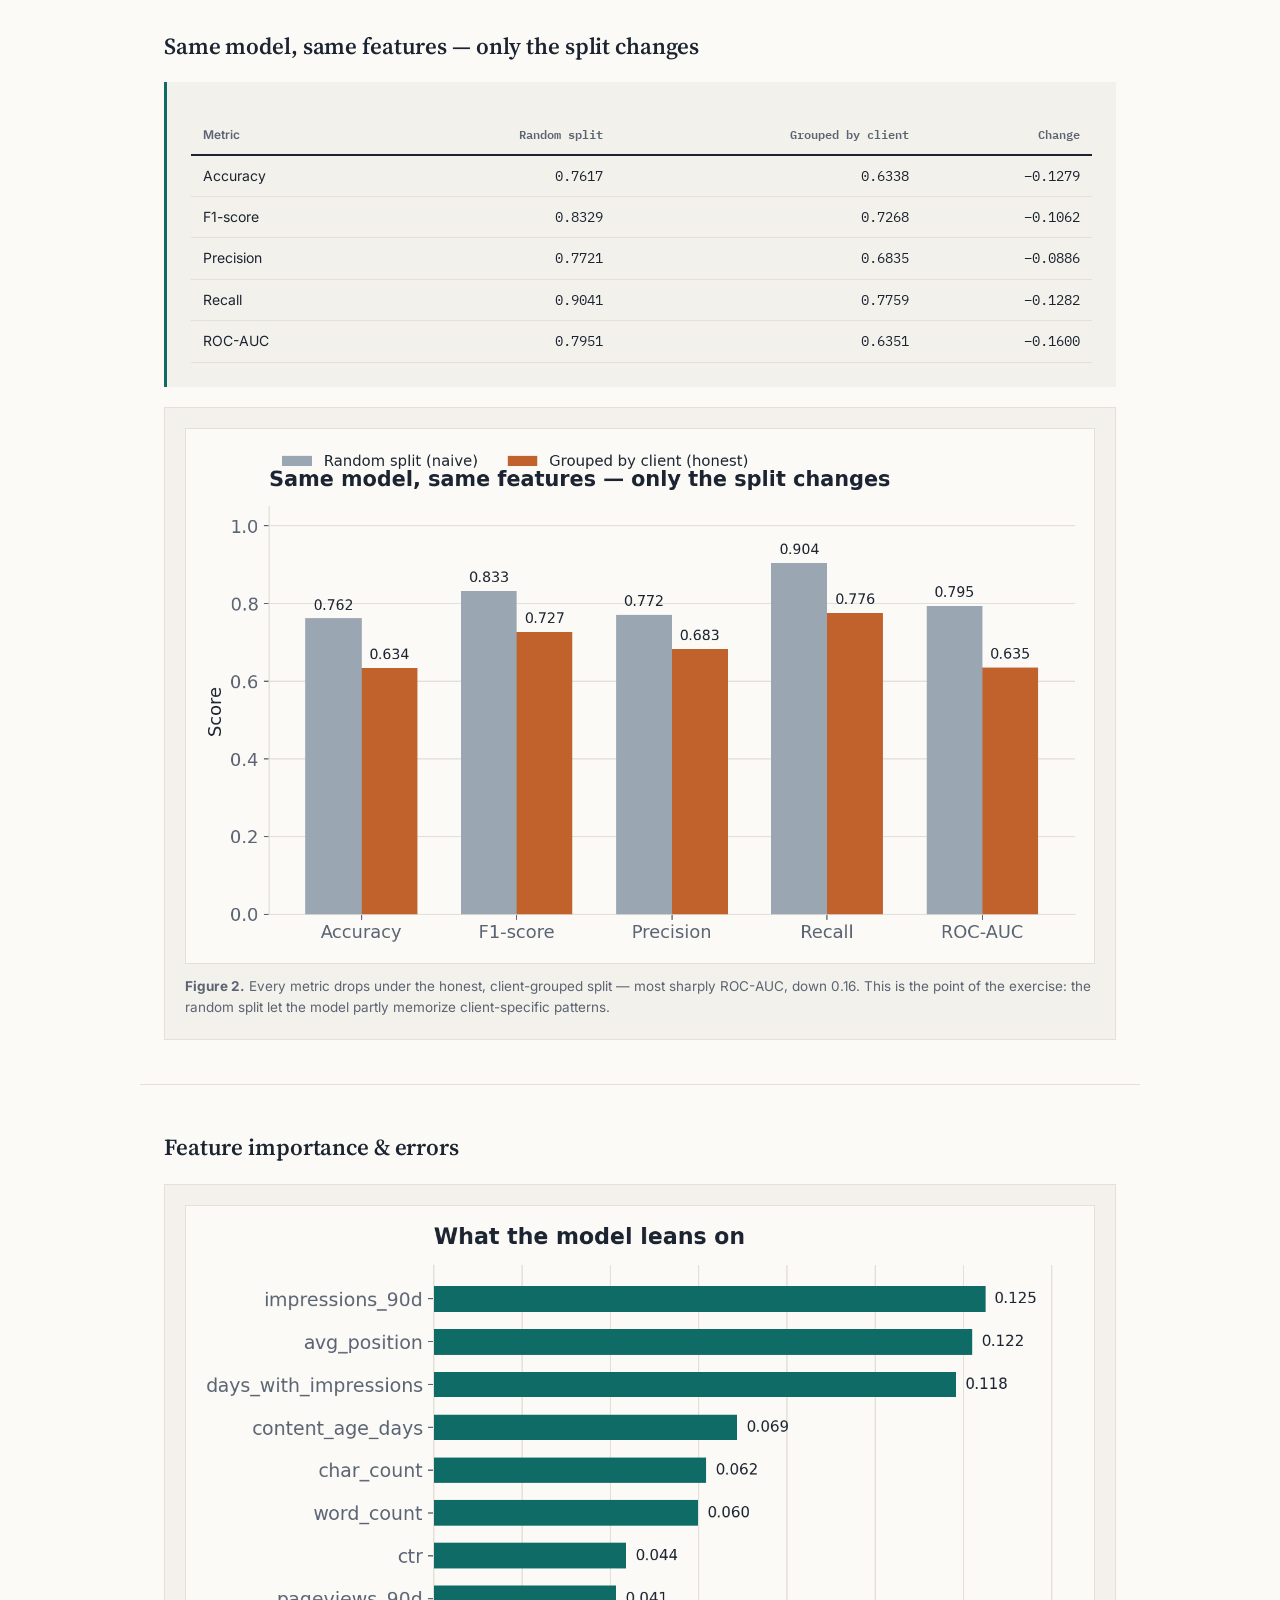
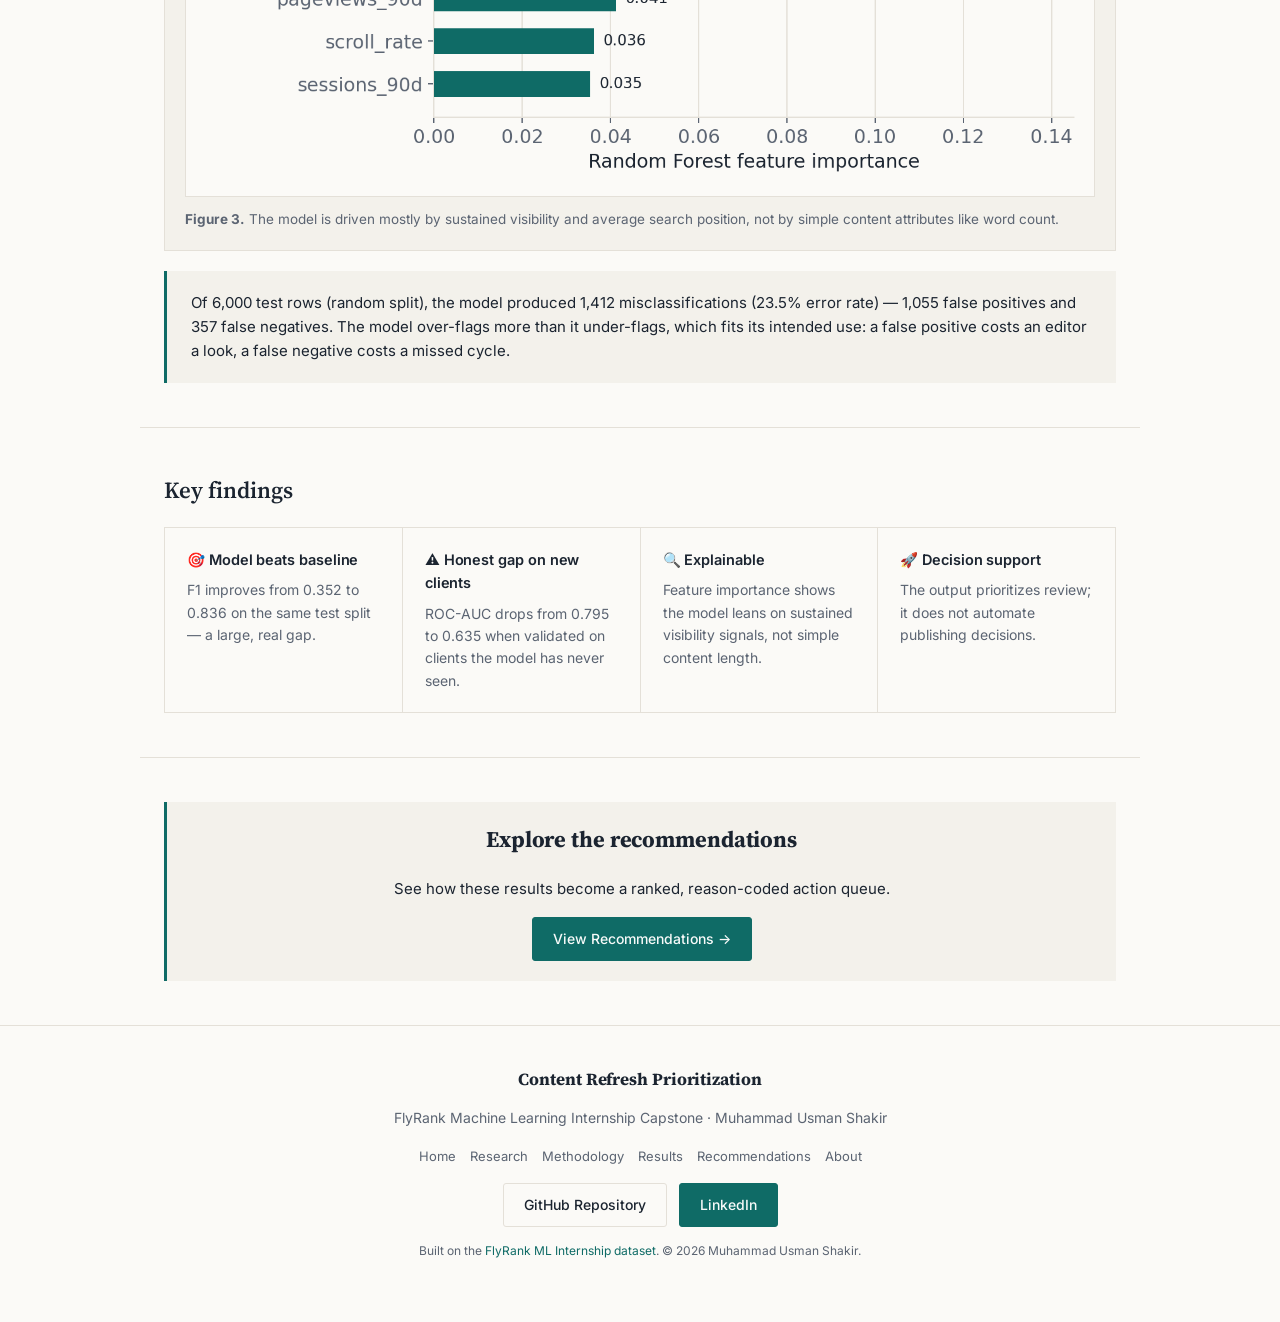
<file: docs/results.html>
<!DOCTYPE html>
<html lang="en">
<head>
<meta charset="UTF-8">
<meta name="viewport" content="width=device-width, initial-scale=1.0">
<meta name="description" content="Model vs. baseline results and the honest, client-grouped validation gap.">
<title>Results | Content Refresh Prioritization</title>
<link rel="preconnect" href="https://fonts.googleapis.com">
<link rel="preconnect" href="https://fonts.gstatic.com" crossorigin>
<link href="https://fonts.googleapis.com/css2?family=Source+Serif+4:opsz,wght@8..60,400;8..60,600;8..60,700&family=Inter:wght@400;500;600&family=IBM+Plex+Mono:wght@400;500&display=swap" rel="stylesheet">
<link rel="stylesheet" href="style.css">
</head>
<body>
<nav class="navbar">
    <div class="logo">Content Refresh Prioritization</div>
    <div class="menu-toggle" id="menu-toggle">☰</div>
    <ul class="nav-links" id="nav-links">
        <li><a href="index.html">Home</a></li>
        <li><a href="research.html">Research</a></li>
        <li><a href="methodology.html">Methodology</a></li>
        <li><a href="results.html" class="active">Results</a></li>
        <li><a href="recommendations.html">Recommendations</a></li>
        <li><a href="about.html">About</a></li>
        <li><a href="https://github.com/muhammadusmanshakir/flyrank-ml-internship" target="_blank">GitHub</a></li>
        <li><button id="theme-toggle">🌙</button></li>
    </ul>
</nav>

<section class="hero">
    <div class="hero-content">
        <span class="badge">📊 Results</span>
        <h1>Model results</h1>
        <h2>Performance evaluation &amp; the honest validation gap</h2>
        <p class="description">
            The model beats the baseline by a wide margin on a standard split. The more
            important finding is what happens when it's tested the honest way.
        </p>
        <div class="buttons">
            <a href="#metrics" class="btn primary">View Metrics</a>
            <a href="#honest" class="btn secondary">Honest Validation</a>
        </div>
    </div>
    <div class="hero-image">
        <img src="images/ai-illustration.svg" class="hero-img" alt="Results illustration">
    </div>
</section>

<section class="section" id="metrics">
    <h2 class="section-title">Model vs. baseline &mdash; same test split, same target</h2>
    <div class="card" style="margin-bottom:20px;">
        <table class="results-table">
            <thead><tr><th>Metric</th><th>Majority rate</th><th>Baseline rule</th><th>Random Forest</th><th>Improvement</th></tr></thead>
            <tbody>
                <tr><td>Accuracy</td><td>0.6572</td><td>0.4542</td><td>0.7647</td><td>+0.3105</td></tr>
                <tr><td>F1-score</td><td>&mdash;</td><td>0.3516</td><td>0.8355</td><td>+0.4839</td></tr>
                <tr><td>Precision</td><td>&mdash;</td><td>0.8014</td><td>0.7727</td><td>&minus;0.0288</td></tr>
                <tr><td>Recall</td><td>&mdash;</td><td>0.2252</td><td>0.9095</td><td>+0.6843</td></tr>
                <tr><td>ROC-AUC</td><td>&mdash;</td><td>&mdash;</td><td>0.7952</td><td>&mdash;</td></tr>
            </tbody>
        </table>
    </div>
    <div class="chart-card">
        <img src="charts/model_vs_baseline.png" class="chart" alt="Model vs baseline bar chart">
        <p class="caption"><strong>Figure 1.</strong> The baseline is more precise (0.80) but has low recall (0.23) &mdash; it rarely flags a page, and is usually right when it does, but misses most pages that are actually declining.</p>
    </div>
</section>

<section class="section" id="honest">
    <h2 class="section-title">Same model, same features &mdash; only the split changes</h2>
    <div class="card" style="margin-bottom:20px;">
        <table class="results-table">
            <thead><tr><th>Metric</th><th>Random split</th><th>Grouped by client</th><th>Change</th></tr></thead>
            <tbody>
                <tr><td>Accuracy</td><td>0.7617</td><td>0.6338</td><td>&minus;0.1279</td></tr>
                <tr><td>F1-score</td><td>0.8329</td><td>0.7268</td><td>&minus;0.1062</td></tr>
                <tr><td>Precision</td><td>0.7721</td><td>0.6835</td><td>&minus;0.0886</td></tr>
                <tr><td>Recall</td><td>0.9041</td><td>0.7759</td><td>&minus;0.1282</td></tr>
                <tr><td>ROC-AUC</td><td>0.7951</td><td>0.6351</td><td>&minus;0.1600</td></tr>
            </tbody>
        </table>
    </div>
    <div class="chart-card">
        <img src="charts/honest_validation_drop.png" class="chart" alt="Honest validation drop chart">
        <p class="caption"><strong>Figure 2.</strong> Every metric drops under the honest, client-grouped split &mdash; most sharply ROC-AUC, down 0.16. This is the point of the exercise: the random split let the model partly memorize client-specific patterns.</p>
    </div>
</section>

<section class="section">
    <h2 class="section-title">Feature importance &amp; errors</h2>
    <div class="chart-card" style="margin-bottom:20px;">
        <img src="charts/feature_importance.png" class="chart" alt="Feature importance chart">
        <p class="caption"><strong>Figure 3.</strong> The model is driven mostly by sustained visibility and average search position, not by simple content attributes like word count.</p>
    </div>
    <div class="card">
        <p style="margin:0;">
            Of 6,000 test rows (random split), the model produced 1,412 misclassifications
            (23.5% error rate) &mdash; 1,055 false positives and 357 false negatives. The
            model over-flags more than it under-flags, which fits its intended use: a false
            positive costs an editor a look, a false negative costs a missed cycle.
        </p>
    </div>
</section>

<section class="section">
    <h2 class="section-title">Key findings</h2>
    <div class="overview-grid">
        <div class="overview-card"><h3>🎯 Model beats baseline</h3><p>F1 improves from 0.352 to 0.836 on the same test split &mdash; a large, real gap.</p></div>
        <div class="overview-card"><h3>⚠️ Honest gap on new clients</h3><p>ROC-AUC drops from 0.795 to 0.635 when validated on clients the model has never seen.</p></div>
        <div class="overview-card"><h3>🔍 Explainable</h3><p>Feature importance shows the model leans on sustained visibility signals, not simple content length.</p></div>
        <div class="overview-card"><h3>🚀 Decision support</h3><p>The output prioritizes review; it does not automate publishing decisions.</p></div>
    </div>
</section>

<section class="section">
    <div class="card" style="text-align:center;">
        <h2 style="margin-top:0;">Explore the recommendations</h2>
        <p style="margin:0 0 16px;">See how these results become a ranked, reason-coded action queue.</p>
        <a href="recommendations.html" class="btn primary">View Recommendations →</a>
    </div>
</section>

<footer class="footer">
    <div class="footer-content">
        <h2>Content Refresh Prioritization</h2>
        <p>FlyRank Machine Learning Internship Capstone &middot; Muhammad Usman Shakir</p>
        <div class="footer-links">
            <a href="index.html">Home</a>
            <a href="research.html">Research</a>
            <a href="methodology.html">Methodology</a>
            <a href="results.html">Results</a>
            <a href="recommendations.html">Recommendations</a>
            <a href="about.html">About</a>
        </div>
        <div class="footer-buttons">
            <a href="https://github.com/muhammadusmanshakir/flyrank-ml-internship" target="_blank" class="btn secondary">GitHub Repository</a>
            <a href="https://www.linkedin.com/in/muhammadusmanshakir" target="_blank" class="btn primary">LinkedIn</a>
        </div>
        <p class="copyright">Built on the <a href="https://flyrank.ai" target="_blank">FlyRank ML Internship dataset</a>. &copy; 2026 Muhammad Usman Shakir.</p>
    </div>
</footer>
<button id="topBtn">↑</button>
<script src="script.js"></script>
</body>
</html>
</file>
<file: docs/style.css>
/* =========================================================
   Content Refresh Prioritization — shared site stylesheet
   Compatible with script.js (body.dark theme toggle)
   ========================================================= */

:root{
  --bg: #FBFAF7;
  --ink: #1B2430;
  --ink-soft: #5B6472;
  --teal: #0F6B66;
  --teal-soft: #E4F0EE;
  --amber: #C1622D;
  --amber-soft: #FBF3EC;
  --rule: #E4E0D8;
  --card: #F3F1EB;
}

body.dark{
  --bg: #12171E;
  --ink: #ECEAE2;
  --ink-soft: #9AA6B2;
  --teal: #3FBDB3;
  --teal-soft: #17302D;
  --amber: #E08A52;
  --amber-soft: #2E2018;
  --rule: #2B323C;
  --card: #1A2028;
}

*{box-sizing:border-box;}
html{scroll-behavior:smooth;}
body{
  margin:0;
  background:var(--bg);
  color:var(--ink);
  font-family:'Inter',system-ui,sans-serif;
  line-height:1.6;
  -webkit-font-smoothing:antialiased;
  transition:background .2s ease, color .2s ease;
}
a{color:var(--teal); text-decoration:none;}
h1,h2,h3{font-family:'Source Serif 4', serif; letter-spacing:-0.005em;}
code{
  font-family:'IBM Plex Mono', monospace;
  font-size:0.88em;
  background:var(--card);
  padding:1px 5px;
  border-radius:3px;
}
img{max-width:100%;}

/* ---------------------------------------------------------
   NAVBAR
   --------------------------------------------------------- */
.navbar{
  display:flex; align-items:center; justify-content:space-between;
  max-width:1000px; margin:0 auto; padding:20px 24px;
  border-bottom:1px solid var(--rule);
}
.navbar .logo{font-family:'Source Serif 4', serif; font-weight:600; font-size:17px; color:var(--ink);}
.nav-links{display:flex; align-items:center; gap:24px; list-style:none; margin:0; padding:0;}
.nav-links a{color:var(--ink-soft); font-size:14px; font-weight:500;}
.nav-links a:hover, .nav-links a.active{color:var(--teal);}
#theme-toggle{
  background:none; border:1px solid var(--rule); border-radius:3px;
  width:32px; height:32px; cursor:pointer; font-size:13px; color:var(--ink);
}
.menu-toggle{display:none; font-size:22px; background:none; border:none; color:var(--ink); cursor:pointer;}

@media (max-width:780px){
  .menu-toggle{display:block;}
  .nav-links{
    position:absolute; top:64px; left:0; right:0; background:var(--bg);
    border-bottom:1px solid var(--rule); flex-direction:column; align-items:flex-start;
    gap:0; padding:8px 24px 16px; display:none; z-index:20;
  }
  .nav-links.active{display:flex;}
  .nav-links li{width:100%; padding:10px 0; border-bottom:1px solid var(--rule);}
  .nav-links li:last-child{border-bottom:none;}
}

/* ---------------------------------------------------------
   HERO
   --------------------------------------------------------- */
.hero{
  max-width:1000px; margin:0 auto; padding:64px 24px 48px;
  display:grid; grid-template-columns:1.3fr 0.9fr; gap:40px; align-items:center;
}
.hero-content .badge{
  display:inline-block; font-size:13px; color:var(--teal);
  border:1px solid var(--teal); padding:4px 10px; border-radius:3px; margin-bottom:16px;
}
.hero h1{font-size:clamp(28px, 4.2vw, 40px); font-weight:700; line-height:1.16; margin:0 0 10px;}
.hero h2{font-size:18px; font-weight:500; color:var(--ink-soft); margin:0 0 16px;}
.hero .description{font-size:15.5px; color:var(--ink-soft); max-width:58ch;}
.hero .buttons{display:flex; gap:12px; margin-top:22px; flex-wrap:wrap;}
.hero-image{display:flex; justify-content:center;}
.hero-img{width:100%; max-width:200px; border-radius:6px; border:1px solid var(--rule);}
@media (max-width:760px){
  .hero{grid-template-columns:1fr; padding-top:40px;}
  .hero-image{order:-1; max-width:140px; margin:0 auto;}
  .hero-img{max-width:140px;}
}

/* ---------------------------------------------------------
   STAT STRIP
   --------------------------------------------------------- */
.stat-strip{display:grid; grid-template-columns:repeat(3, 1fr); gap:1px; background:var(--rule); border:1px solid var(--rule); max-width:1000px; margin:0 auto;}
.stat{background:var(--bg); padding:22px 20px;}
.stat .num{font-family:'IBM Plex Mono', monospace; font-size:28px; font-weight:500; color:var(--teal);}
.stat.warn .num{color:var(--amber);}
.stat .label{font-size:12.5px; color:var(--ink-soft); margin-top:4px;}
@media (max-width:760px){.stat-strip{grid-template-columns:1fr;}}

/* ---------------------------------------------------------
   SECTIONS / CARDS
   --------------------------------------------------------- */
.section{
  max-width:1000px; margin:0 auto; padding:44px 24px; border-bottom:1px solid var(--rule);
  opacity:0; transform:translateY(10px); transition:opacity .5s ease, transform .5s ease;
}
.section.show{opacity:1; transform:translateY(0);}
.section:last-of-type{border-bottom:none;}
.section-title{font-size:23px; font-weight:600; margin:0 0 18px;}
.card{background:var(--card); border-left:3px solid var(--teal); padding:20px 24px; font-size:15px;}
.card ul{margin:0; padding-left:20px;}
.card li{margin-bottom:6px;}

.overview-grid{display:grid; grid-template-columns:repeat(auto-fit, minmax(220px, 1fr)); gap:1px; background:var(--rule); border:1px solid var(--rule);}
.overview-card{background:var(--bg); padding:20px 22px;}
.overview-card h3{font-size:14.5px; margin:0 0 8px; font-family:'Inter',sans-serif; font-weight:600;}
.overview-card p{margin:0; font-size:14px; color:var(--ink-soft);}

/* ---------------------------------------------------------
   CHARTS / FIGURES
   --------------------------------------------------------- */
.chart-card{background:var(--card); padding:20px; border:1px solid var(--rule);}
.chart-card .chart{width:100%; display:block; border:1px solid var(--rule); background:var(--bg);}
.chart-card .caption{font-size:13.5px; color:var(--ink-soft); margin:12px 0 0;}

/* ---------------------------------------------------------
   TABLES
   --------------------------------------------------------- */
table.results-table{width:100%; border-collapse:collapse; margin:14px 0 4px; font-size:14px;}
table.results-table th, table.results-table td{text-align:left; padding:9px 12px; border-bottom:1px solid var(--rule);}
table.results-table th{font-weight:600; color:var(--ink-soft); font-size:12px; border-bottom:2px solid var(--ink);}
table.results-table td:not(:first-child), table.results-table th:not(:first-child){font-family:'IBM Plex Mono', monospace; text-align:right;}

/* ---------------------------------------------------------
   WORKFLOW / TIMELINE (methodology page)
   --------------------------------------------------------- */
.workflow{display:flex; flex-wrap:wrap; gap:10px; justify-content:space-between;}
.workflow > div{
  flex:1 1 130px; background:var(--card); border:1px solid var(--rule);
  text-align:center; padding:18px 10px; font-size:13px; color:var(--ink-soft); line-height:1.7;
}
.timeline{display:grid; grid-template-columns:repeat(auto-fit, minmax(240px,1fr)); gap:1px; background:var(--rule); border:1px solid var(--rule);}
.timeline-item{background:var(--bg); padding:20px 22px;}
.timeline-item h3{font-size:14.5px; margin:0 0 8px; font-family:'Inter',sans-serif; font-weight:600;}
.timeline-item p{margin:0; font-size:14px; color:var(--ink-soft);}

/* ---------------------------------------------------------
   CALLOUT
   --------------------------------------------------------- */
.callout{border:1px solid var(--amber); background:var(--amber-soft); padding:15px 18px; font-size:14px; margin:16px 0;}
.callout strong{color:var(--amber);}

.repro-block{background:var(--ink); color:var(--bg); padding:16px 20px; font-family:'IBM Plex Mono', monospace; font-size:13px; line-height:1.7; overflow-x:auto;}
body.dark .repro-block{background:#080B0F; color:#E9E7DF;}
.repro-block div{white-space:pre;}

/* ---------------------------------------------------------
   DEVELOPER CARD (about page)
   --------------------------------------------------------- */
.developer-card{max-width:620px; margin:0 auto; text-align:center; background:var(--card); padding:38px 30px; border:1px solid var(--rule);}
.developer-photo{width:92px; height:92px; border-radius:50%; object-fit:cover; border:2px solid var(--teal); margin-bottom:14px;}
.developer-role{color:var(--teal); font-weight:500; font-size:14px; margin:2px 0 12px;}
.developer-description{color:var(--ink-soft); font-size:14.5px; max-width:48ch; margin:0 auto 18px;}
.developer-tags{display:flex; flex-wrap:wrap; gap:8px; justify-content:center; margin-bottom:22px;}
.developer-tags span{font-size:12px; border:1px solid var(--rule); padding:4px 10px; border-radius:3px; color:var(--ink-soft); font-family:'IBM Plex Mono', monospace;}
.developer-buttons{display:flex; gap:12px; justify-content:center;}

/* ---------------------------------------------------------
   BUTTONS
   --------------------------------------------------------- */
.btn{display:inline-block; padding:10px 20px; font-size:14px; font-weight:500; border-radius:3px; cursor:pointer;}
.btn.primary{background:var(--teal); color:#F7FAF9; border:1px solid var(--teal);}
.btn.secondary{background:transparent; color:var(--ink); border:1px solid var(--rule);}
.btn.primary:hover{opacity:.9;}
.btn.secondary:hover{border-color:var(--teal); color:var(--teal);}

/* ---------------------------------------------------------
   FOOTER
   --------------------------------------------------------- */
.footer{border-top:1px solid var(--rule); padding:40px 24px 50px;}
.footer-content{max-width:760px; margin:0 auto; text-align:center; color:var(--ink-soft); font-size:14px;}
.footer-content h2{font-size:17px; color:var(--ink); margin:0 0 6px;}
.footer-links{display:flex; flex-wrap:wrap; gap:14px; justify-content:center; margin:16px 0;}
.footer-links a{color:var(--ink-soft); font-size:13px;}
.footer-links a:hover{color:var(--teal);}
.footer-buttons{display:flex; gap:12px; justify-content:center; margin:14px 0;}
.copyright{font-size:12px; margin-top:12px; color:var(--ink-soft);}

/* ---------------------------------------------------------
   BACK TO TOP
   --------------------------------------------------------- */
#topBtn{
  display:none; position:fixed; bottom:24px; right:24px;
  width:40px; height:40px; border-radius:50%;
  background:var(--teal); color:#fff; border:none; font-size:16px;
  cursor:pointer; z-index:30;
}
</file>
